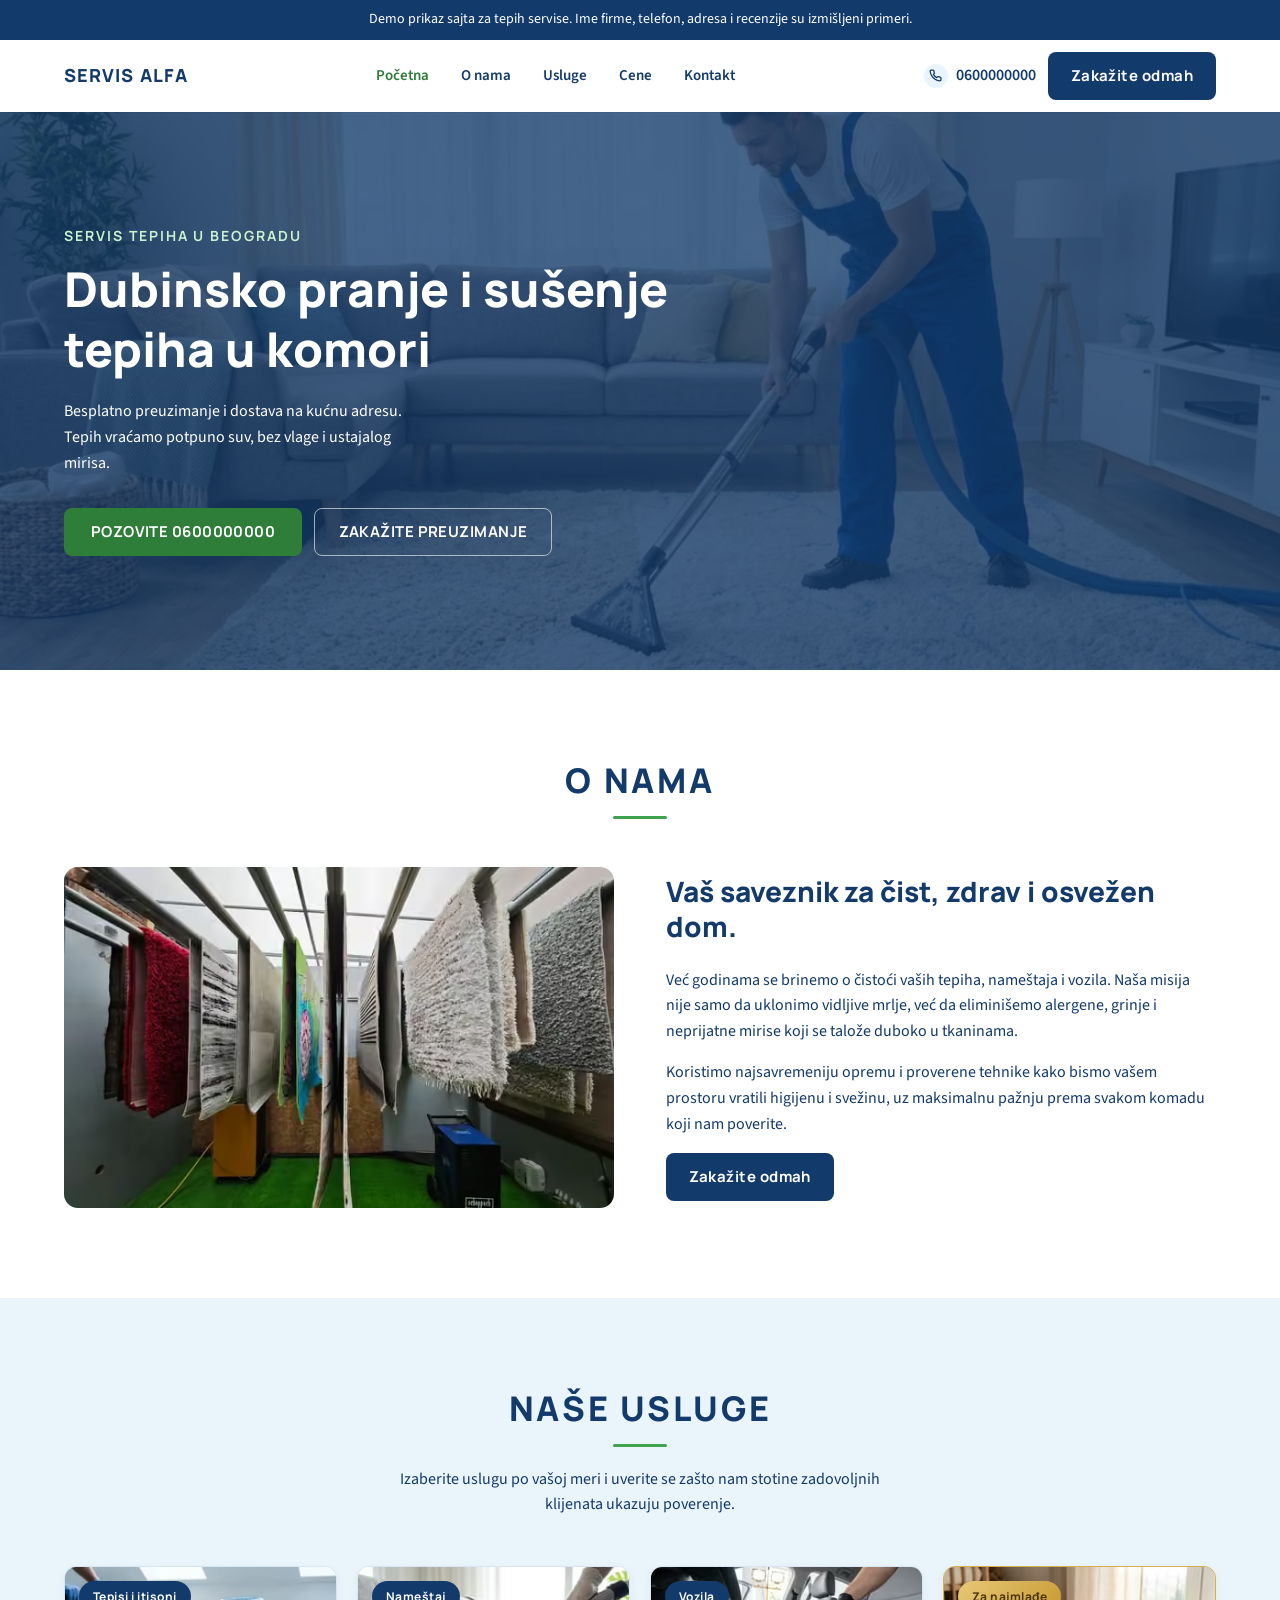
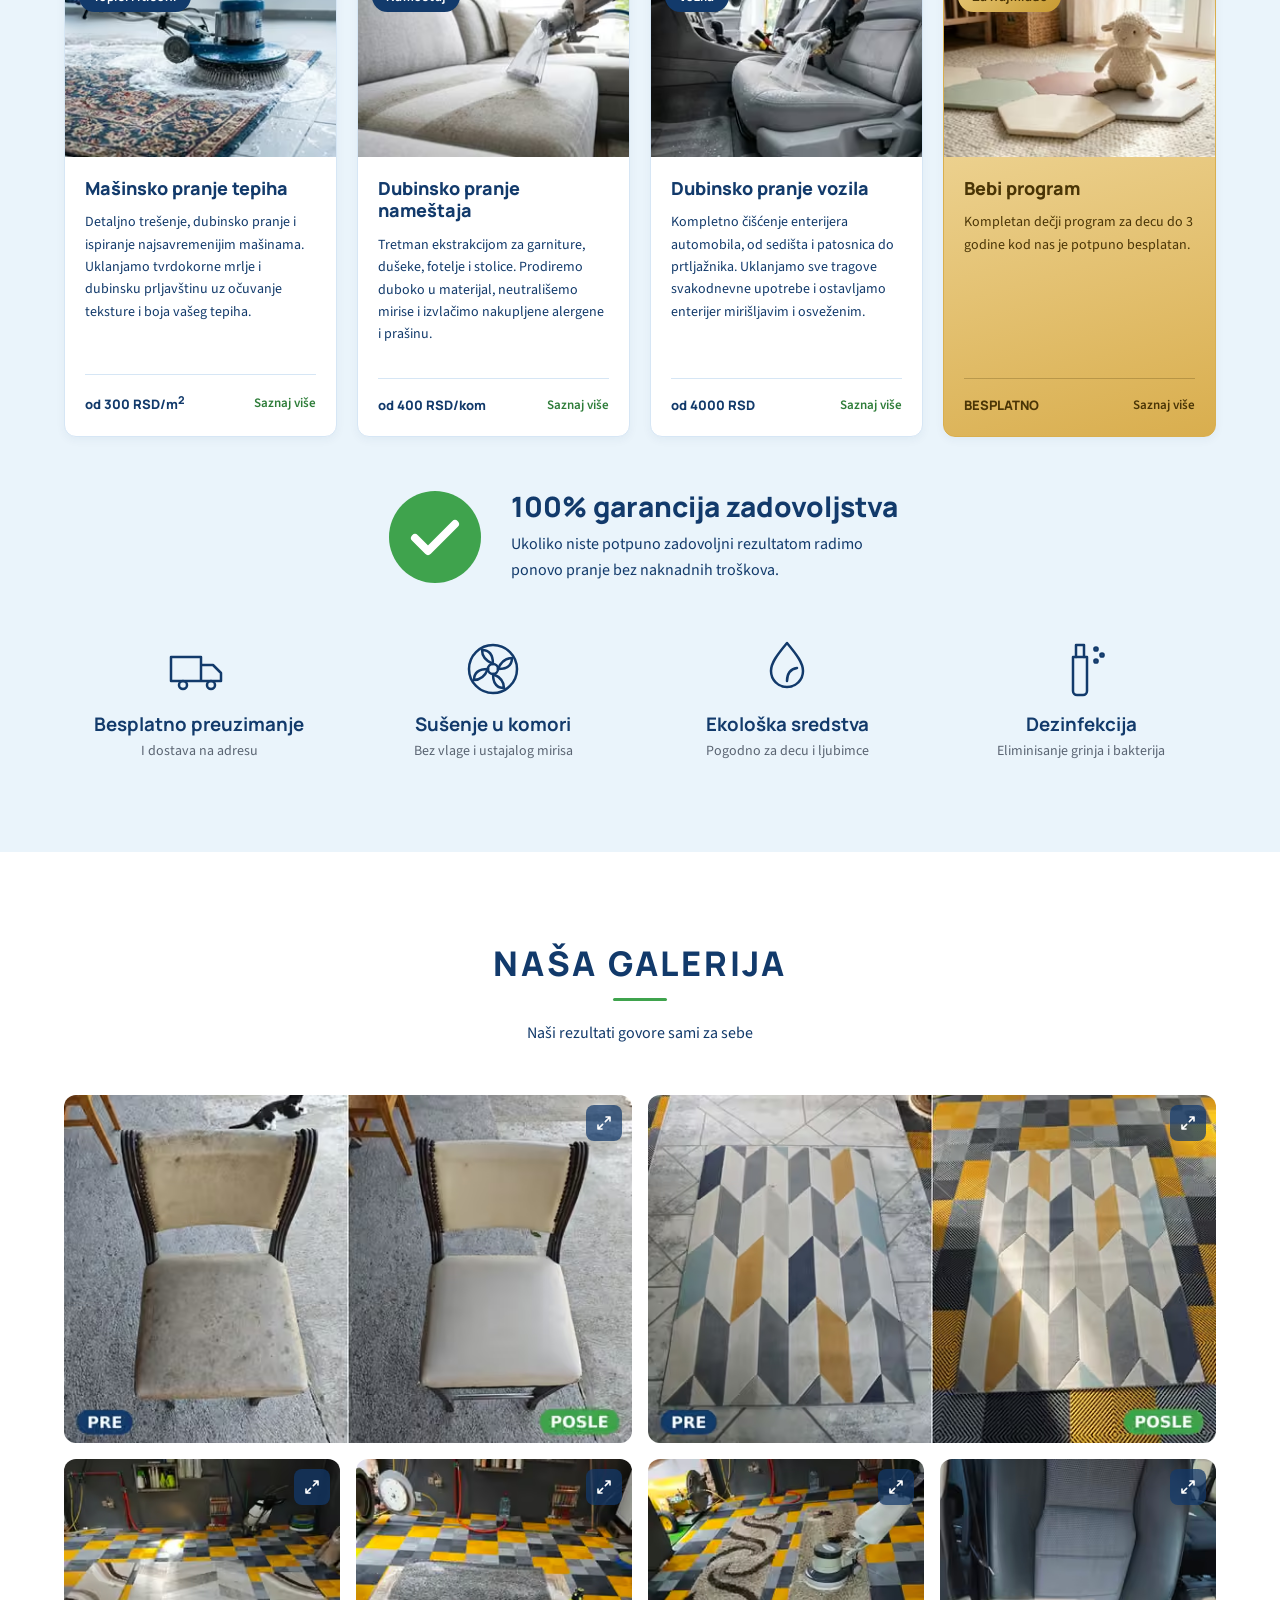
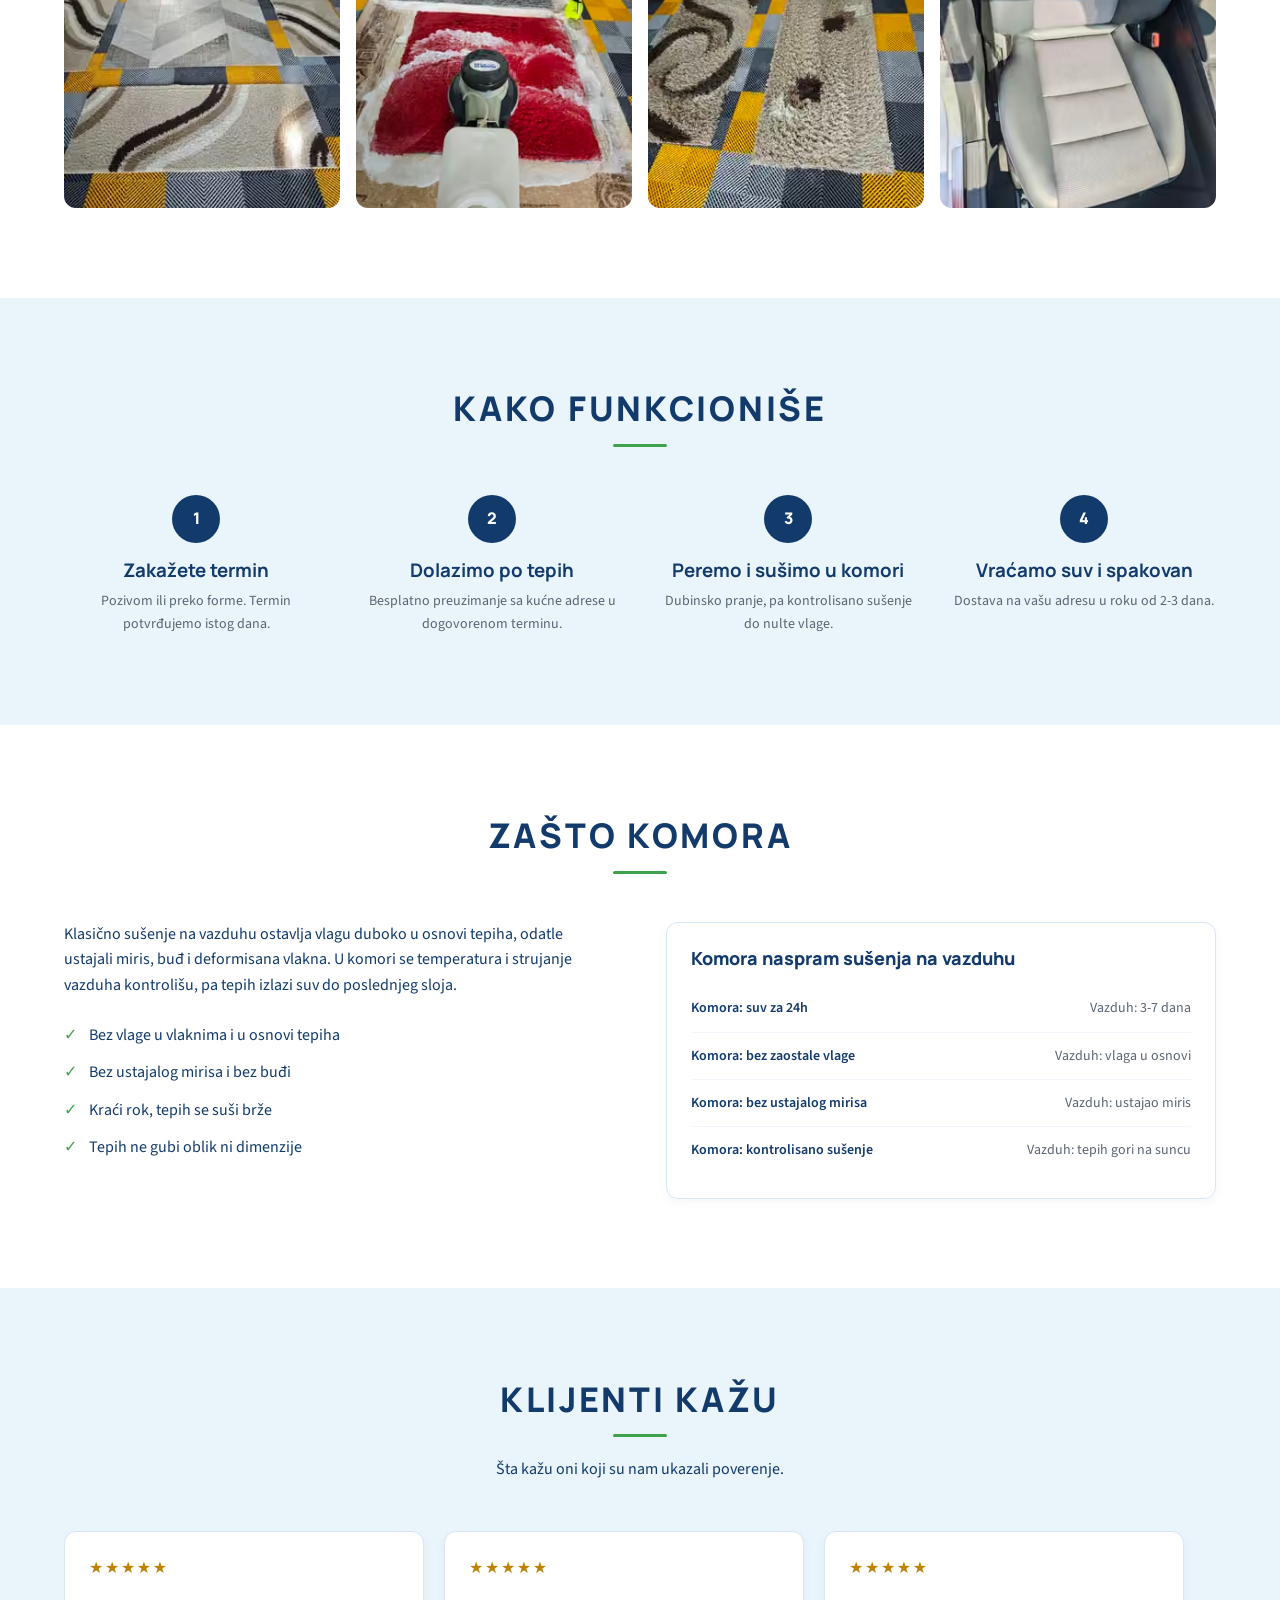
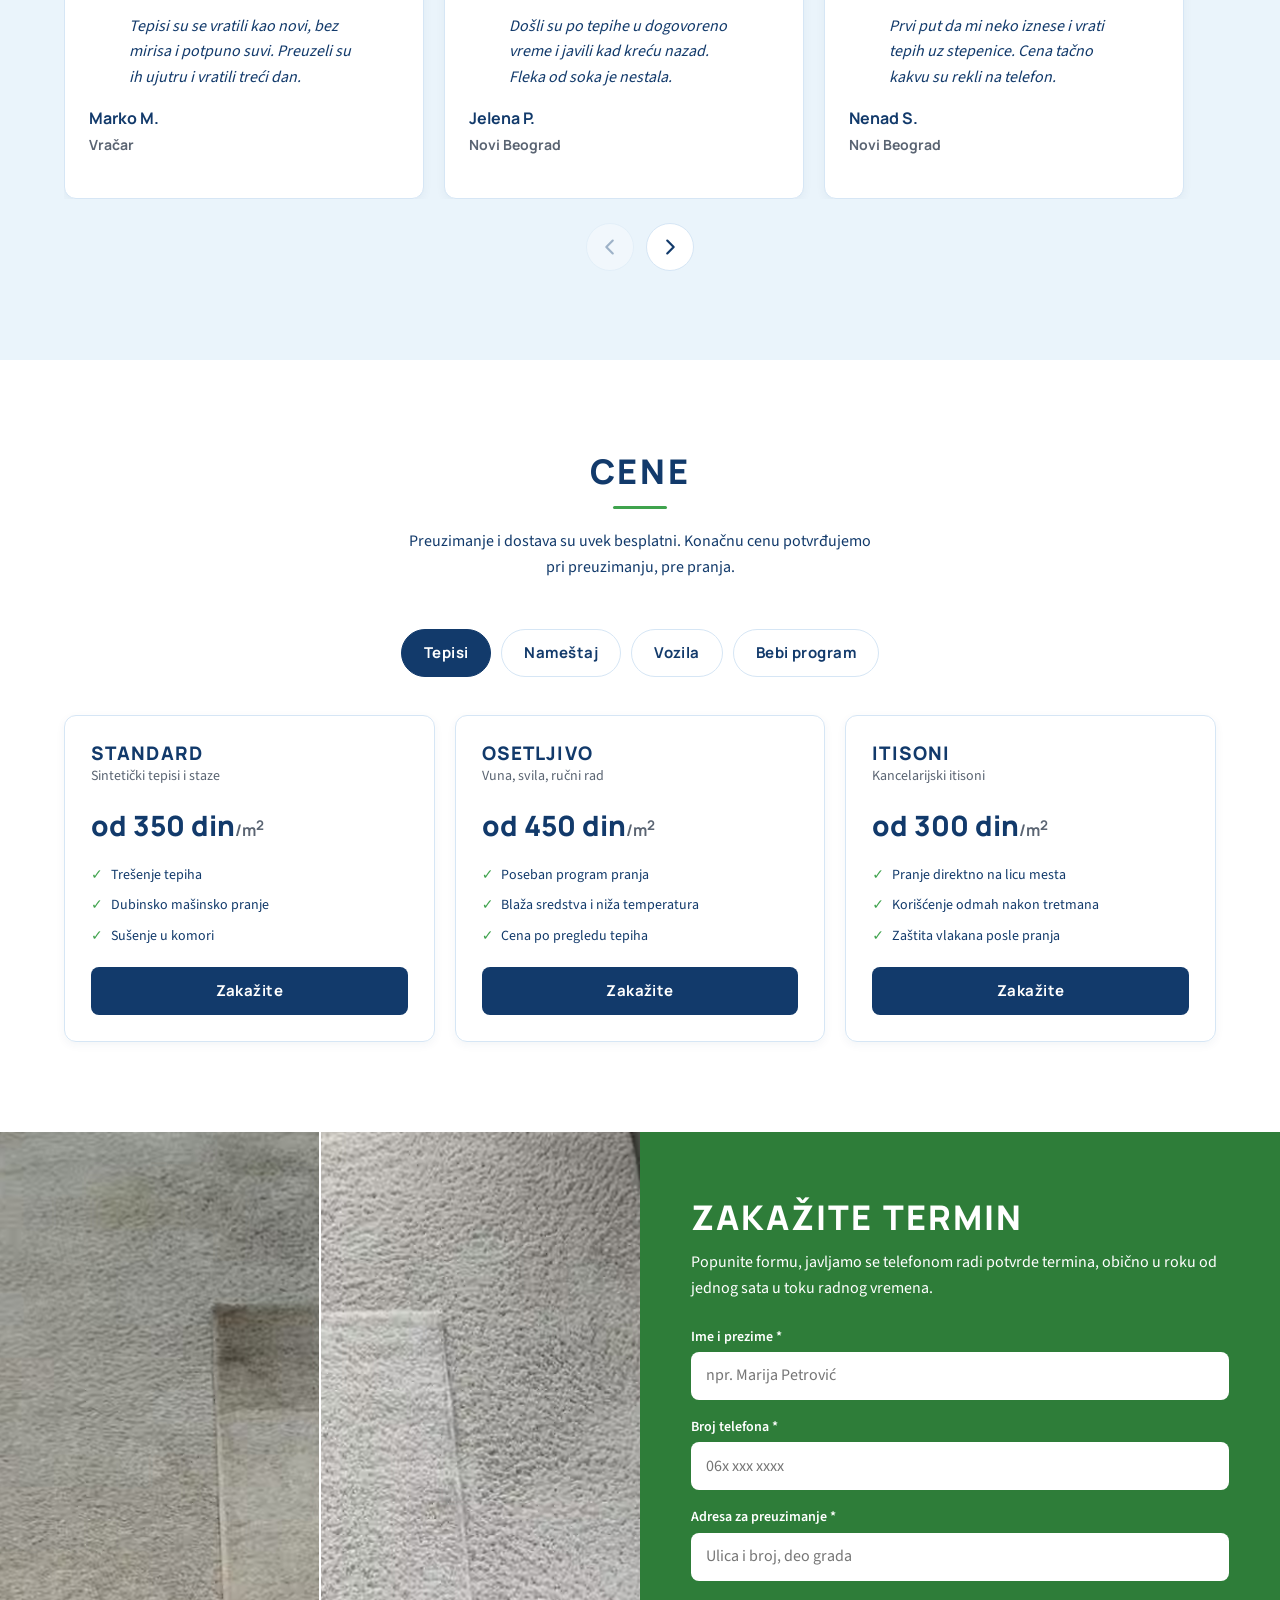
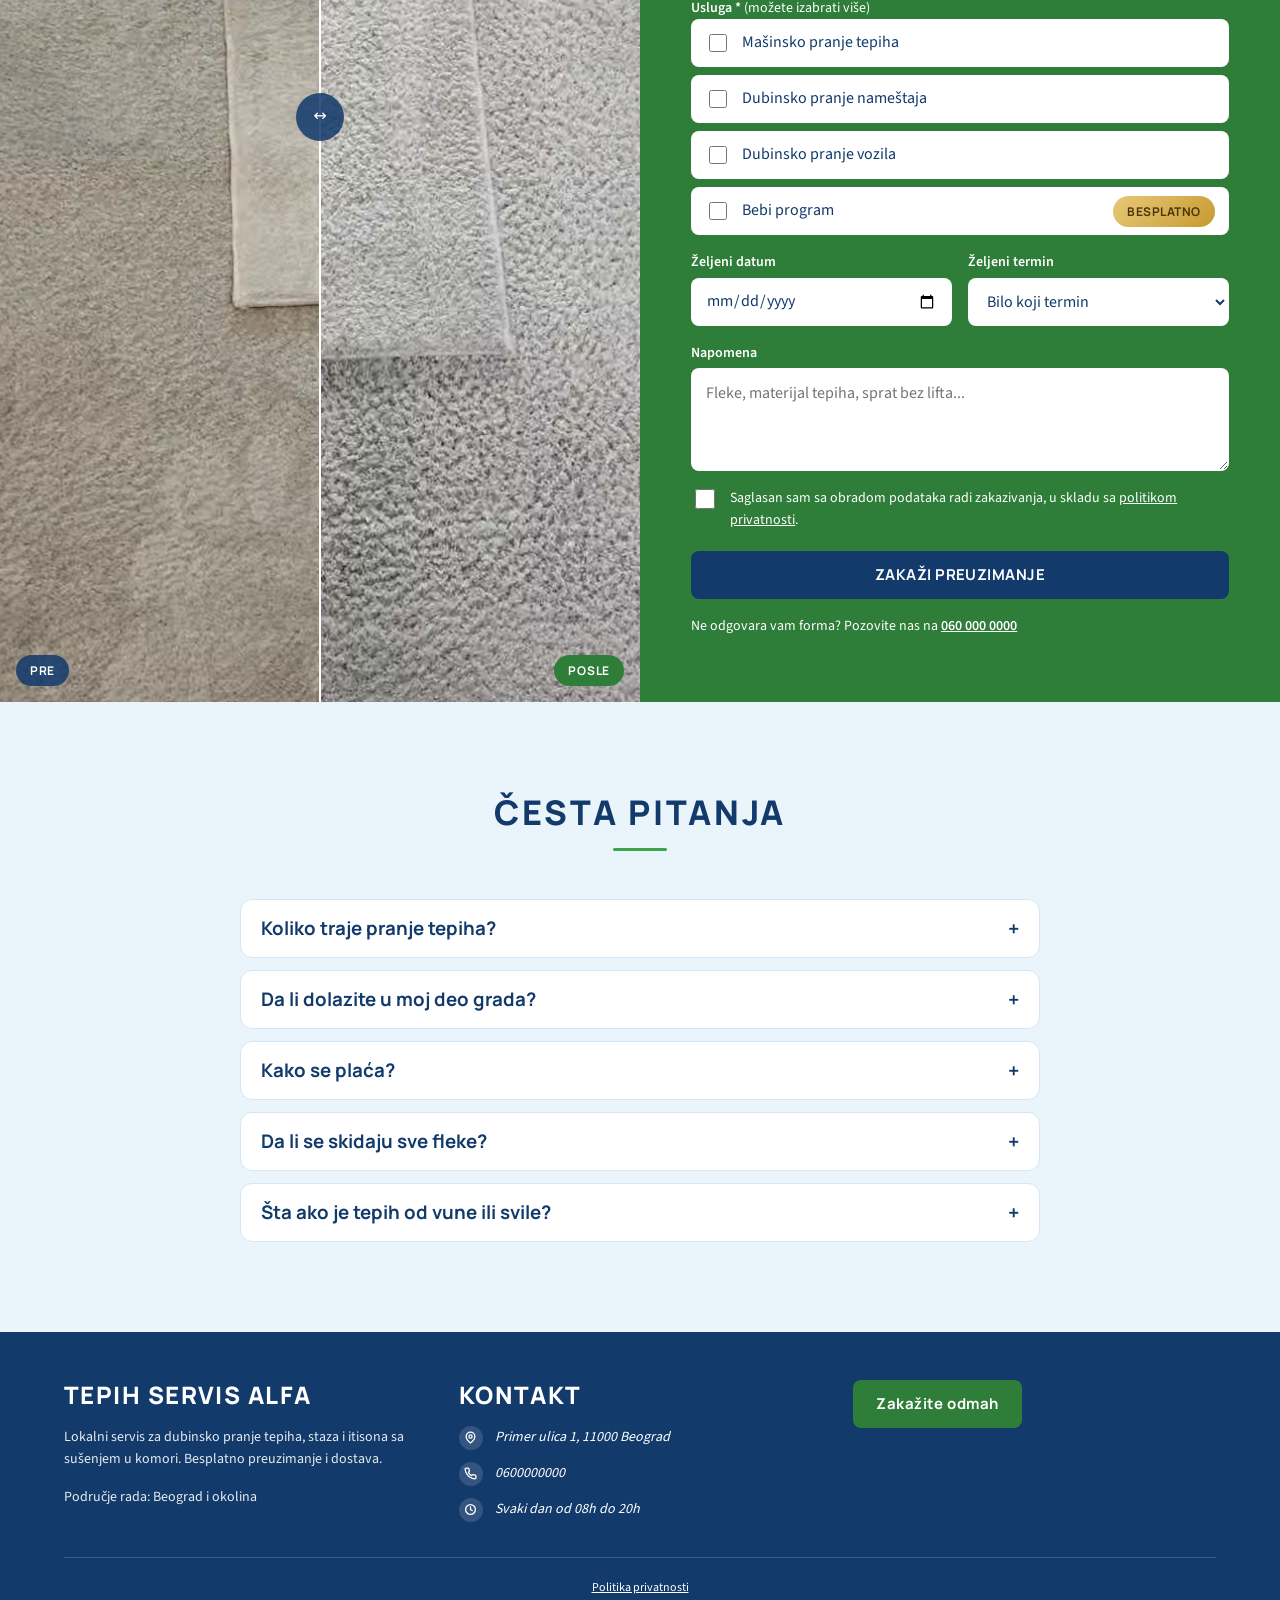
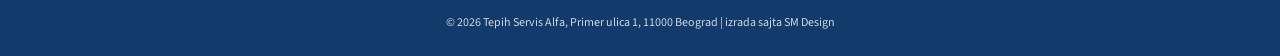
<file: index.html>
<!DOCTYPE html>
<html lang="sr">
<head>
<!-- 1. Osnova -->
<meta charset="utf-8">
<meta name="viewport" content="width=device-width, initial-scale=1">

<!-- 2. Identitet strane -->
<title>Pranje tepiha Beograd | Tepih Servis Alfa</title>
<meta name="description" content="Dubinsko pranje tepiha, staza i itisona u Beogradu. Sušenje u komori, tepih izlazi potpuno suv, bez vlage i mirisa. Besplatno preuzimanje i dostava. Pozovite 060 000 0000.">
<link rel="canonical" href="https://demo-tepih-servis.pages.dev/">
<meta name="robots" content="noindex, nofollow">

<!-- 3. Pretovar pre CSS-a -->
<link rel="preload" href="fontovi/manrope-800.woff2" as="font" type="font/woff2" crossorigin>
<link rel="preload" href="fontovi/source-sans-3-400.woff2" as="font" type="font/woff2" crossorigin>
<link rel="preload" href="slike/hero/hero-1024.avif" as="image" type="image/avif" fetchpriority="high" imagesrcset="slike/hero/hero-480.avif 480w, slike/hero/hero-768.avif 768w, slike/hero/hero-1024.avif 1024w" imagesizes="100vw">

<link rel="stylesheet" href="css/style.css?v=2026-09-14">

<!-- 5. Open Graph -->
<meta property="og:type" content="website">
<meta property="og:site_name" content="Tepih Servis Alfa">
<meta property="og:locale" content="sr_RS">
<meta property="og:title" content="Pranje tepiha Beograd | Tepih Servis Alfa">
<meta property="og:description" content="Dubinsko pranje i sušenje tepiha u komori. Besplatno preuzimanje i dostava na kućnu adresu.">
<meta property="og:url" content="https://demo-tepih-servis.pages.dev/">
<meta property="og:image" content="https://demo-tepih-servis.pages.dev/slike/og/og-podrazumevana.jpg">
<meta property="og:image:width" content="1200">
<meta property="og:image:height" content="630">
<meta property="og:image:alt" content="Tepih Servis Alfa, dubinsko pranje i sušenje tepiha u komori">

<!-- 6. Twitter -->
<meta name="twitter:card" content="summary_large_image">
<meta name="twitter:title" content="Pranje tepiha Beograd | Tepih Servis Alfa">
<meta name="twitter:description" content="Dubinsko pranje i sušenje tepiha u komori. Besplatno preuzimanje i dostava na kućnu adresu.">
<meta name="twitter:image" content="https://demo-tepih-servis.pages.dev/slike/og/og-podrazumevana.jpg">
<meta name="twitter:image:alt" content="Tepih Servis Alfa, dubinsko pranje i sušenje tepiha u komori">

<!-- 7. Ikone i tema -->
<link rel="icon" href="favicon.ico" sizes="16x16 32x32 48x48">
<link rel="icon" href="favicon.svg" type="image/svg+xml">
<link rel="apple-touch-icon" href="apple-touch-icon.png">
<link rel="manifest" href="site.webmanifest">
<meta name="theme-color" content="#123A6B">
<meta name="color-scheme" content="light">

<!-- 8. Schema, generisana iz sadrzaj/podaci.json -->
<script type="application/ld+json">
{
  "@context": "https://schema.org",
  "@graph": [
    {
      "@type": "WebSite",
      "@id": "https://demo-tepih-servis.pages.dev/#sajt",
      "url": "https://demo-tepih-servis.pages.dev/",
      "name": "Tepih Servis Alfa",
      "inLanguage": "sr-RS",
      "publisher": { "@id": "https://demo-tepih-servis.pages.dev/#firma" }
    },
    {
      "@type": "WebPage",
      "@id": "https://demo-tepih-servis.pages.dev/#strana",
      "url": "https://demo-tepih-servis.pages.dev/",
      "name": "Pranje tepiha Beograd | Tepih Servis Alfa",
      "isPartOf": { "@id": "https://demo-tepih-servis.pages.dev/#sajt" },
      "about": { "@id": "https://demo-tepih-servis.pages.dev/#firma" },
      "inLanguage": "sr-RS",
      "dateModified": "2026-09-10",
      "primaryImageOfPage": { "@id": "https://demo-tepih-servis.pages.dev/#og" }
    },
    {
      "@type": "HomeAndConstructionBusiness",
      "@id": "https://demo-tepih-servis.pages.dev/#firma",
      "name": "Tepih Servis Alfa",
      "url": "https://demo-tepih-servis.pages.dev/",
      "description": "Dubinsko mašinsko pranje tepiha, staza i itisona sa sušenjem u komori. Besplatno preuzimanje i dostava na području Beograda.",
      "image": {
        "@type": "ImageObject",
        "@id": "https://demo-tepih-servis.pages.dev/#og",
        "url": "https://demo-tepih-servis.pages.dev/slike/og/og-podrazumevana.jpg",
        "width": 1200,
        "height": 630
      },
      "logo": {
        "@type": "ImageObject",
        "url": "https://demo-tepih-servis.pages.dev/slike/logo/ikonica-512.png",
        "width": 512,
        "height": 512
      },
      "telephone": "+381600000000",
      "geo": { "@type": "GeoCoordinates", "latitude": 44.8125, "longitude": 20.4612 },
      "priceRange": "$$",
      "address": {
        "@type": "PostalAddress",
        "streetAddress": "Primer ulica 1",
        "addressLocality": "Beograd",
        "postalCode": "11500",
        "addressCountry": "RS"
      },
      "openingHoursSpecification": [{
        "@type": "OpeningHoursSpecification",
        "dayOfWeek": ["Monday","Tuesday","Wednesday","Thursday","Friday","Saturday","Sunday"],
        "opens": "08:00",
        "closes": "20:00"
      }],
      "areaServed": [
        { "@type": "City", "name": "Beograd" },
        { "@type": "Place", "name": "Novi Beograd" },
        { "@type": "Place", "name": "Zemun" },
        { "@type": "Place", "name": "Vračar" },
        { "@type": "Place", "name": "Voždovac" },
        { "@type": "Place", "name": "Zvezdara" },
        { "@type": "Place", "name": "Čukarica" },
        { "@type": "Place", "name": "Palilula" },
        { "@type": "Place", "name": "Rakovica" },
        { "@type": "Place", "name": "Savski venac" },
        { "@type": "Place", "name": "Stari grad" },
        { "@type": "Place", "name": "Surčin" },
        { "@type": "Place", "name": "Borča" },
        { "@type": "Place", "name": "Batajnica" }
      ],
      "hasOfferCatalog": {
        "@type": "OfferCatalog",
        "name": "Usluge",
        "itemListElement": [
          { "@type": "Offer", "itemOffered": { "@type": "Service", "name": "Mašinsko pranje tepiha", "provider": { "@id": "https://demo-tepih-servis.pages.dev/#firma" } }, "priceCurrency": "RSD", "price": "300", "unitText": "m2" },
          { "@type": "Offer", "itemOffered": { "@type": "Service", "name": "Dubinsko pranje nameštaja", "provider": { "@id": "https://demo-tepih-servis.pages.dev/#firma" } }, "priceCurrency": "RSD", "price": "400" },
          { "@type": "Offer", "itemOffered": { "@type": "Service", "name": "Dubinsko pranje vozila", "provider": { "@id": "https://demo-tepih-servis.pages.dev/#firma" } }, "priceCurrency": "RSD", "price": "4000" },
          { "@type": "Offer", "itemOffered": { "@type": "Service", "name": "Bebi program", "provider": { "@id": "https://demo-tepih-servis.pages.dev/#firma" } }, "priceCurrency": "RSD", "price": "0" }
        ]
      }
    },
    {
      "@type": "FAQPage",
      "@id": "https://demo-tepih-servis.pages.dev/#pitanja",
      "isPartOf": { "@id": "https://demo-tepih-servis.pages.dev/#strana" },
      "mainEntity": [
        { "@type": "Question", "name": "Koliko traje pranje tepiha?", "acceptedAnswer": { "@type": "Answer", "text": "Standardni rok je 2-3 dana od preuzimanja. U sezoni može biti dan duže, tačan rok potvrđujemo kada preuzmemo tepih." } },
        { "@type": "Question", "name": "Da li dolazite u moj deo grada?", "acceptedAnswer": { "@type": "Answer", "text": "Pokrivamo Beograd i okolinu: Novi Beograd, Zemun, Vračar, Voždovac, Zvezdara, Čukarica, Palilula, Rakovica, Savski venac, Stari grad, Surčin, Borča, Batajnica. Ako niste sigurni za vašu adresu, pozovite nas i odmah ćemo vam reći." } },
        { "@type": "Question", "name": "Kako se plaća?", "acceptedAnswer": { "@type": "Answer", "text": "Plaćate pri dostavi, gotovinom ili prenosom na račun. Bez avansa, preuzimanje i dostava se ne naplaćuju." } },
        { "@type": "Question", "name": "Da li se skidaju sve fleke?", "acceptedAnswer": { "@type": "Answer", "text": "Većina fleka (hrana, piće, blato, ljubimci) skida se u potpunosti. Stare fleke od boje, mastila ili hemikalija ne garantujemo, pre pranja vam iskreno kažemo šta je moguće." } },
        { "@type": "Question", "name": "Šta ako je tepih od vune ili svile?", "acceptedAnswer": { "@type": "Answer", "text": "Osetljiva vlakna peremo po posebnom programu, sa blažim sredstvima i kontrolisanim sušenjem u komori. Takve tepihe uvek pregledamo pre pranja i cenu potvrđujemo unapred." } }
      ]
    }
  ]
}
</script>
</head>
<body>

<a class="preskoci" href="#sadrzaj">Preskoči na sadržaj</a>

<!-- SEKCIJA: zaglavlje -->
<p class="demo-traka">Demo prikaz sajta za tepih servise. Ime firme, telefon, adresa i recenzije su izmišljeni primeri.</p>
<header class="zaglavlje">
  <div class="omotac zaglavlje__red">
    <a class="zaglavlje__logo" href="#pocetak" data-logo="tekst">
      <span class="zaglavlje__logo-tekst"><!-- p:firma.nazivKratko -->SERVIS ALFA<!-- /p --></span>
    </a>

    <nav class="zaglavlje__nav" aria-label="Glavna navigacija">
      <a class="zaglavlje__link" href="#pocetak">Početna</a>
      <a class="zaglavlje__link" href="#o-nama">O nama</a>
      <a class="zaglavlje__link" href="#usluge">Usluge</a>
      <a class="zaglavlje__link" href="#cenovnik">Cene</a>
      <a class="zaglavlje__link" href="#zakazi">Kontakt</a>
    </nav>

    <div class="zaglavlje__desno">
      <a class="zaglavlje__telefon" href="tel:+381600000000">
        <span class="zaglavlje__ikonica" aria-hidden="true">
          <svg viewBox="0 0 24 24" fill="none" stroke="#123A6B" stroke-width="2.4" stroke-linecap="round" stroke-linejoin="round"><path d="M22 16.9v3a2 2 0 0 1-2.2 2 19.8 19.8 0 0 1-8.6-3.1 19.5 19.5 0 0 1-6-6A19.8 19.8 0 0 1 2.1 4.2 2 2 0 0 1 4.1 2h3a2 2 0 0 1 2 1.7c.1 1 .4 1.9.7 2.8a2 2 0 0 1-.5 2.1L8.1 9.9a16 16 0 0 0 6 6l1.3-1.2a2 2 0 0 1 2.1-.5c.9.3 1.8.6 2.8.7a2 2 0 0 1 1.7 2z"/></svg>
        </span>
        <span><!-- p:firma.telefonPrikaz -->0600000000<!-- /p --></span>
      </a>
      <a class="dugme dugme--primarno zaglavlje__cta" href="#zakazi">Zakažite odmah</a>
      <button class="hamburger" type="button" aria-expanded="false" aria-controls="meni" aria-label="Otvori meni">
        <svg viewBox="0 0 24 24" fill="none" stroke="#123A6B" stroke-width="2.2" stroke-linecap="round" aria-hidden="true"><path d="M3 6h18M3 12h18M3 18h18"/></svg>
      </button>
    </div>
  </div>

  <div class="meni" id="meni" data-otvoren="ne">
    <a class="meni__link" href="#pocetak">Početna</a>
    <a class="meni__link" href="#o-nama">O nama</a>
    <a class="meni__link" href="#usluge">Usluge</a>
    <a class="meni__link" href="#cenovnik">Cene</a>
    <a class="meni__link" href="#zakazi">Kontakt</a>
    <a class="dugme dugme--primarno dugme--puna-sirina meni__dugme" href="#zakazi">Zakažite odmah</a>
  </div>
</header>
<!-- /SEKCIJA: zaglavlje -->

<main id="sadrzaj">

<!-- SEKCIJA: pocetak -->
<section class="hero" id="pocetak">
  <div class="hero__pozadina">
    <picture>
      <source type="image/avif" srcset="slike/hero/hero-480.avif 480w, slike/hero/hero-768.avif 768w, slike/hero/hero-1024.avif 1024w" sizes="100vw">
      <source type="image/webp" srcset="slike/hero/hero-480.webp 480w, slike/hero/hero-768.webp 768w, slike/hero/hero-1024.webp 1024w" sizes="100vw">
      <img src="slike/hero/hero-1024.webp" width="1024" height="576" alt="" fetchpriority="high" decoding="async">
    </picture>
  </div>
  <div class="hero__preklop"></div>
  <div class="omotac">
   <div class="hero__sadrzaj">
    <p class="hero__nadnaslov"><!-- p:hero.nadnaslov -->SERVIS TEPIHA U BEOGRADU<!-- /p --></p>
    <h1 class="hero__naslov"><!-- p:hero.naslov -->Dubinsko pranje i sušenje tepiha u komori<!-- /p --></h1>
    <p class="hero__tekst"><!-- p:hero.podnaslov -->Besplatno preuzimanje i dostava na kućnu adresu. Tepih vraćamo potpuno suv, bez vlage i ustajalog mirisa.<!-- /p --></p>
    <div class="hero__dugmad">
      <a class="dugme dugme--akcija" href="tel:+381600000000">POZOVITE <!-- p:firma.telefonPrikaz -->0600000000<!-- /p --></a>
      <a class="dugme dugme--obris" href="#zakazi">ZAKAŽITE PREUZIMANJE</a>
    </div>
   </div>
  </div>
</section>
<!-- /SEKCIJA: pocetak -->

<!-- SEKCIJA: o-nama -->
<section class="o-nama" id="o-nama" aria-labelledby="o-nama-naslov">
  <div class="omotac">
    <h2 class="sekcija__naslov" id="o-nama-naslov">O nama</h2>
    <div class="sekcija__crta"></div>

    <div class="o-nama__mreza">
      <div class="o-nama__slika">
          <picture>
            <source type="image/avif" srcset="slike/o-nama/ekipa-400.avif 400w, slike/o-nama/ekipa-600.avif 600w, slike/o-nama/ekipa-900.avif 900w, slike/o-nama/ekipa-1100.avif 1100w" sizes="(max-width: 700px) 92vw, 548px">
            <source type="image/webp" srcset="slike/o-nama/ekipa-400.webp 400w, slike/o-nama/ekipa-600.webp 600w, slike/o-nama/ekipa-900.webp 900w, slike/o-nama/ekipa-1100.webp 1100w" sizes="(max-width: 700px) 92vw, 548px">
            <img src="slike/o-nama/ekipa-1100.webp" width="548" height="340" alt="Tepisi okačeni u komori za sušenje" loading="lazy" decoding="async">
          </picture>
      </div>
      <div>
        <h3 class="o-nama__naslov"><!-- p:oNama.naslov -->Vaš saveznik za čist, zdrav i osvežen dom.<!-- /p --></h3>
        <p>Već godinama se brinemo o čistoći vaših tepiha, nameštaja i vozila. Naša misija nije samo da uklonimo vidljive mrlje, već da eliminišemo alergene, grinje i neprijatne mirise koji se talože duboko u tkaninama.</p>
        <p>Koristimo najsavremeniju opremu i proverene tehnike kako bismo vašem prostoru vratili higijenu i svežinu, uz maksimalnu pažnju prema svakom komadu koji nam poverite.</p>
        <a class="dugme dugme--primarno" href="#zakazi">Zakažite odmah</a>
      </div>
    </div>
  </div>
</section>
<!-- /SEKCIJA: o-nama -->

<!-- SEKCIJA: usluge -->
<section class="usluge" id="usluge" aria-labelledby="usluge-naslov">
  <div class="omotac">
    <h2 class="sekcija__naslov" id="usluge-naslov">Naše usluge</h2>
    <div class="sekcija__crta sekcija__crta--uz-podnaslov"></div>
    <p class="sekcija__podnaslov">Izaberite uslugu po vašoj meri i uverite se zašto nam stotine zadovoljnih klijenata ukazuju poverenje.</p>

    <ul class="usluge__lista">
      <li class="usluge__stavka">
        <div class="usluge__slika">
          <picture>
            <source type="image/avif" srcset="slike/usluge/masinsko-pranje-tepiha-276.avif 276w, slike/usluge/masinsko-pranje-tepiha-414.avif 414w, slike/usluge/masinsko-pranje-tepiha-552.avif 552w" sizes="(max-width: 640px) 100vw, 276px">
            <source type="image/webp" srcset="slike/usluge/masinsko-pranje-tepiha-276.webp 276w, slike/usluge/masinsko-pranje-tepiha-414.webp 414w, slike/usluge/masinsko-pranje-tepiha-552.webp 552w" sizes="(max-width: 640px) 100vw, 276px">
            <img src="slike/usluge/masinsko-pranje-tepiha-552.webp" width="552" height="368" alt="Mašinsko dubinsko pranje tepiha rotacionom mašinom" loading="lazy" decoding="async">
          </picture>
          <span class="oznaka usluge__oznaka">Tepisi i itisoni</span>
        </div>
        <div class="usluge__telo">
          <h3 class="usluge__naziv">Mašinsko pranje tepiha</h3>
          <p class="usluge__opis">Detaljno trešenje, dubinsko pranje i ispiranje najsavremenijim mašinama. Uklanjamo tvrdokorne mrlje i dubinsku prljavštinu uz očuvanje teksture i boja vašeg tepiha.</p>
          <div class="usluge__podnozje">
            <span class="usluge__cena">od 300 RSD/m<sup>2</sup></span>
            <a class="usluge__link" href="#cenovnik">Saznaj više</a>
          </div>
        </div>
      </li>

      <li class="usluge__stavka">
        <div class="usluge__slika">
          <picture>
            <source type="image/avif" srcset="slike/usluge/dubinsko-pranje-namestaja-276.avif 276w, slike/usluge/dubinsko-pranje-namestaja-414.avif 414w, slike/usluge/dubinsko-pranje-namestaja-552.avif 552w" sizes="(max-width: 640px) 100vw, 276px">
            <source type="image/webp" srcset="slike/usluge/dubinsko-pranje-namestaja-276.webp 276w, slike/usluge/dubinsko-pranje-namestaja-414.webp 414w, slike/usluge/dubinsko-pranje-namestaja-552.webp 552w" sizes="(max-width: 640px) 100vw, 276px">
            <img src="slike/usluge/dubinsko-pranje-namestaja-552.webp" width="552" height="368" alt="Dubinsko pranje garniture ekstrakcijom" loading="lazy" decoding="async">
          </picture>
          <span class="oznaka usluge__oznaka">Nameštaj</span>
        </div>
        <div class="usluge__telo">
          <h3 class="usluge__naziv">Dubinsko pranje nameštaja</h3>
          <p class="usluge__opis">Tretman ekstrakcijom za garniture, dušeke, fotelje i stolice. Prodiremo duboko u materijal, neutrališemo mirise i izvlačimo nakupljene alergene i prašinu.</p>
          <div class="usluge__podnozje">
            <span class="usluge__cena">od 400 RSD/kom</span>
            <a class="usluge__link" href="#cenovnik">Saznaj više</a>
          </div>
        </div>
      </li>

      <li class="usluge__stavka">
        <div class="usluge__slika">
          <picture>
            <source type="image/avif" srcset="slike/usluge/dubinsko-pranje-vozila-276.avif 276w, slike/usluge/dubinsko-pranje-vozila-414.avif 414w, slike/usluge/dubinsko-pranje-vozila-552.avif 552w" sizes="(max-width: 640px) 100vw, 276px">
            <source type="image/webp" srcset="slike/usluge/dubinsko-pranje-vozila-276.webp 276w, slike/usluge/dubinsko-pranje-vozila-414.webp 414w, slike/usluge/dubinsko-pranje-vozila-552.webp 552w" sizes="(max-width: 640px) 100vw, 276px">
            <img src="slike/usluge/dubinsko-pranje-vozila-552.webp" width="552" height="368" alt="Dubinsko pranje enterijera automobila" loading="lazy" decoding="async">
          </picture>
          <span class="oznaka usluge__oznaka">Vozila</span>
        </div>
        <div class="usluge__telo">
          <h3 class="usluge__naziv">Dubinsko pranje vozila</h3>
          <p class="usluge__opis">Kompletno čišćenje enterijera automobila, od sedišta i patosnica do prtljažnika. Uklanjamo sve tragove svakodnevne upotrebe i ostavljamo enterijer mirišljavim i osveženim.</p>
          <div class="usluge__podnozje">
            <span class="usluge__cena">od 4000 RSD</span>
            <a class="usluge__link" href="#cenovnik">Saznaj više</a>
          </div>
        </div>
      </li>

      <li class="usluge__stavka usluge__stavka--istaknuta">
        <div class="usluge__slika">
          <picture>
            <source type="image/avif" srcset="slike/usluge/bebi-program-276.avif 276w, slike/usluge/bebi-program-414.avif 414w, slike/usluge/bebi-program-552.avif 552w" sizes="(max-width: 640px) 100vw, 276px">
            <source type="image/webp" srcset="slike/usluge/bebi-program-276.webp 276w, slike/usluge/bebi-program-414.webp 414w, slike/usluge/bebi-program-552.webp 552w" sizes="(max-width: 640px) 100vw, 276px">
            <img src="slike/usluge/bebi-program-552.webp" width="552" height="368" alt="Očišćena dečja prostirka i igračke" loading="lazy" decoding="async">
          </picture>
          <span class="oznaka oznaka--zlatna usluge__oznaka">Za najmlađe</span>
        </div>
        <div class="usluge__telo">
          <h3 class="usluge__naziv">Bebi program</h3>
          <p class="usluge__opis">Kompletan dečji program za decu do 3 godine kod nas je potpuno besplatan.</p>
          <div class="usluge__podnozje">
            <span class="usluge__cena">BESPLATNO</span>
            <a class="usluge__link" href="#cenovnik">Saznaj više</a>
          </div>
        </div>
      </li>
    </ul>

    <div class="garancija">
      <div class="garancija__ikonica">
        <!-- SLIKA: ikonica garancije, ceka original -->
        <svg viewBox="0 0 104 104" role="img" aria-label="Znak garancije">
          <circle cx="52" cy="52" r="46" fill="#3FA34D"/>
          <path d="M32 53l13 13 27-27" fill="none" stroke="#fff" stroke-width="8" stroke-linecap="round" stroke-linejoin="round"/>
        </svg>
      </div>
      <div>
        <h3 class="garancija__naslov">100% garancija zadovoljstva</h3>
        <p class="garancija__tekst">Ukoliko niste potpuno zadovoljni rezultatom radimo ponovo pranje bez naknadnih troškova.</p>
      </div>
    </div>

    <ul class="prednosti">
      <li>
        <div class="prednosti__ikonica">
          <svg viewBox="0 0 64 64" fill="none" stroke="#123A6B" stroke-width="2.5" stroke-linecap="round" stroke-linejoin="round" aria-hidden="true">
            <path d="M4 20h30v24H4zM34 28h12l8 8v8H34z"/><circle cx="16" cy="48" r="4"/><circle cx="44" cy="48" r="4"/>
          </svg>
        </div>
        <h3 class="prednosti__naziv">Besplatno preuzimanje</h3>
        <p class="prednosti__opis">I dostava na adresu</p>
      </li>
      <li>
        <div class="prednosti__ikonica">
          <svg viewBox="0 0 64 64" fill="none" stroke="#123A6B" stroke-width="2.5" stroke-linecap="round" stroke-linejoin="round" aria-hidden="true">
            <circle cx="32" cy="32" r="24"/><circle cx="32" cy="32" r="5"/>
            <path d="M32 27c0-9-4-14-11-14 0 7 4 11 11 14zM37 32c9 0 14-4 14-11-7 0-11 4-14 11zM32 37c0 9 4 14 11 14 0-7-4-11-11-14zM27 32c-9 0-14 4-14 11 7 0 11-4 14-11z"/>
          </svg>
        </div>
        <h3 class="prednosti__naziv">Sušenje u komori</h3>
        <p class="prednosti__opis">Bez vlage i ustajalog mirisa</p>
      </li>
      <li>
        <div class="prednosti__ikonica">
          <svg viewBox="0 0 64 64" fill="none" stroke="#123A6B" stroke-width="2.5" stroke-linecap="round" stroke-linejoin="round" aria-hidden="true">
            <path d="M32 6c10 12 16 20 16 28a16 16 0 0 1-32 0c0-8 6-16 16-28z"/>
            <path d="M32 44c0-8 4-12 10-13"/>
          </svg>
        </div>
        <h3 class="prednosti__naziv">Ekološka sredstva</h3>
        <p class="prednosti__opis">Pogodno za decu i ljubimce</p>
      </li>
      <li>
        <div class="prednosti__ikonica">
          <svg viewBox="0 0 64 64" fill="none" stroke="#123A6B" stroke-width="2.5" stroke-linecap="round" stroke-linejoin="round" aria-hidden="true">
            <path d="M24 20h14v34a4 4 0 0 1-4 4h-6a4 4 0 0 1-4-4z"/><path d="M27 20V8h8v12"/>
            <circle cx="47" cy="12" r="1.6"/><circle cx="53" cy="18" r="1.6"/><circle cx="47" cy="24" r="1.6"/>
          </svg>
        </div>
        <h3 class="prednosti__naziv">Dezinfekcija</h3>
        <p class="prednosti__opis">Eliminisanje grinja i bakterija</p>
      </li>
    </ul>
  </div>
</section>
<!-- /SEKCIJA: usluge -->

<!-- SEKCIJA: galerija -->
<section class="galerija" id="galerija" aria-labelledby="galerija-naslov">
  <div class="omotac">
    <h2 class="sekcija__naslov" id="galerija-naslov">Naša galerija</h2>
    <div class="sekcija__crta sekcija__crta--uz-podnaslov"></div>
    <p class="sekcija__podnaslov">Naši rezultati govore sami za sebe</p>

    <ul class="galerija__mreza">
      <li class="galerija__stavka galerija__stavka--par">
          <picture>
            <source type="image/avif" srcset="slike/galerija/par-stolica-400.avif 400w, slike/galerija/par-stolica-600.avif 600w, slike/galerija/par-stolica-900.avif 900w, slike/galerija/par-stolica-1200.avif 1200w" sizes="(max-width: 640px) 368px, (max-width: 1240px) 48vw, 568px">
            <source type="image/webp" srcset="slike/galerija/par-stolica-400.webp 400w, slike/galerija/par-stolica-600.webp 600w, slike/galerija/par-stolica-900.webp 900w, slike/galerija/par-stolica-1200.webp 1200w" sizes="(max-width: 640px) 368px, (max-width: 1240px) 48vw, 568px">
            <img src="slike/galerija/par-stolica-1200.webp" width="568" height="356" alt="Trpezarijska stolica pre i posle dubinskog pranja tapacirunga" loading="lazy" decoding="async">
          </picture>
          <button class="galerija__zumiraj" type="button" aria-label="Prikaži sliku 1 preko celog ekrana">
            <svg viewBox="0 0 24 24" fill="none" stroke="currentColor" stroke-width="2.4" stroke-linecap="round" stroke-linejoin="round" aria-hidden="true"><path d="M15 3h6v6M9 21H3v-6M21 3l-7 7M3 21l7-7"/></svg>
          </button>
      </li>
      <li class="galerija__stavka galerija__stavka--par">
          <picture>
            <source type="image/avif" srcset="slike/galerija/par-tepih-400.avif 400w, slike/galerija/par-tepih-600.avif 600w, slike/galerija/par-tepih-900.avif 900w, slike/galerija/par-tepih-1200.avif 1200w" sizes="(max-width: 640px) 368px, (max-width: 1240px) 48vw, 568px">
            <source type="image/webp" srcset="slike/galerija/par-tepih-400.webp 400w, slike/galerija/par-tepih-600.webp 600w, slike/galerija/par-tepih-900.webp 900w, slike/galerija/par-tepih-1200.webp 1200w" sizes="(max-width: 640px) 368px, (max-width: 1240px) 48vw, 568px">
            <img src="slike/galerija/par-tepih-1200.webp" width="568" height="356" alt="Šareni tepih pre i posle dubinskog pranja" loading="lazy" decoding="async">
          </picture>
          <button class="galerija__zumiraj" type="button" aria-label="Prikaži sliku 2 preko celog ekrana">
            <svg viewBox="0 0 24 24" fill="none" stroke="currentColor" stroke-width="2.4" stroke-linecap="round" stroke-linejoin="round" aria-hidden="true"><path d="M15 3h6v6M9 21H3v-6M21 3l-7 7M3 21l7-7"/></svg>
          </button>
      </li>
      <li class="galerija__stavka">
          <picture>
            <source type="image/avif" srcset="slike/galerija/komora-300.avif 300w, slike/galerija/komora-450.avif 450w, slike/galerija/komora-600.avif 600w" sizes="(max-width: 640px) 179px, (max-width: 1240px) 24vw, 276px">
            <source type="image/webp" srcset="slike/galerija/komora-300.webp 300w, slike/galerija/komora-450.webp 450w, slike/galerija/komora-600.webp 600w" sizes="(max-width: 640px) 179px, (max-width: 1240px) 24vw, 276px">
            <img src="slike/galerija/komora-600.webp" width="276" height="356" alt="Oprani tepisi u pogonu servisa" loading="lazy" decoding="async">
          </picture>
          <button class="galerija__zumiraj" type="button" aria-label="Prikaži sliku 3 preko celog ekrana">
            <svg viewBox="0 0 24 24" fill="none" stroke="currentColor" stroke-width="2.4" stroke-linecap="round" stroke-linejoin="round" aria-hidden="true"><path d="M15 3h6v6M9 21H3v-6M21 3l-7 7M3 21l7-7"/></svg>
          </button>
      </li>
      <li class="galerija__stavka">
          <picture>
            <source type="image/avif" srcset="slike/galerija/pranje-tepiha-300.avif 300w, slike/galerija/pranje-tepiha-450.avif 450w, slike/galerija/pranje-tepiha-600.avif 600w" sizes="(max-width: 640px) 179px, (max-width: 1240px) 24vw, 276px">
            <source type="image/webp" srcset="slike/galerija/pranje-tepiha-300.webp 300w, slike/galerija/pranje-tepiha-450.webp 450w, slike/galerija/pranje-tepiha-600.webp 600w" sizes="(max-width: 640px) 179px, (max-width: 1240px) 24vw, 276px">
            <img src="slike/galerija/pranje-tepiha-600.webp" width="276" height="356" alt="Mašinsko pranje crvenog tepiha sa penom" loading="lazy" decoding="async">
          </picture>
          <button class="galerija__zumiraj" type="button" aria-label="Prikaži sliku 4 preko celog ekrana">
            <svg viewBox="0 0 24 24" fill="none" stroke="currentColor" stroke-width="2.4" stroke-linecap="round" stroke-linejoin="round" aria-hidden="true"><path d="M15 3h6v6M9 21H3v-6M21 3l-7 7M3 21l7-7"/></svg>
          </button>
      </li>
      <li class="galerija__stavka">
          <picture>
            <source type="image/avif" srcset="slike/galerija/pranje-staze-300.avif 300w, slike/galerija/pranje-staze-450.avif 450w, slike/galerija/pranje-staze-600.avif 600w" sizes="(max-width: 640px) 179px, (max-width: 1240px) 24vw, 276px">
            <source type="image/webp" srcset="slike/galerija/pranje-staze-300.webp 300w, slike/galerija/pranje-staze-450.webp 450w, slike/galerija/pranje-staze-600.webp 600w" sizes="(max-width: 640px) 179px, (max-width: 1240px) 24vw, 276px">
            <img src="slike/galerija/pranje-staze-600.webp" width="276" height="356" alt="Pranje staze mašinom u pogonu" loading="lazy" decoding="async">
          </picture>
          <button class="galerija__zumiraj" type="button" aria-label="Prikaži sliku 5 preko celog ekrana">
            <svg viewBox="0 0 24 24" fill="none" stroke="currentColor" stroke-width="2.4" stroke-linecap="round" stroke-linejoin="round" aria-hidden="true"><path d="M15 3h6v6M9 21H3v-6M21 3l-7 7M3 21l7-7"/></svg>
          </button>
      </li>
      <li class="galerija__stavka">
          <picture>
            <source type="image/avif" srcset="slike/galerija/auto-sediste-300.avif 300w, slike/galerija/auto-sediste-450.avif 450w, slike/galerija/auto-sediste-600.avif 600w" sizes="(max-width: 640px) 179px, (max-width: 1240px) 24vw, 276px">
            <source type="image/webp" srcset="slike/galerija/auto-sediste-300.webp 300w, slike/galerija/auto-sediste-450.webp 450w, slike/galerija/auto-sediste-600.webp 600w" sizes="(max-width: 640px) 179px, (max-width: 1240px) 24vw, 276px">
            <img src="slike/galerija/auto-sediste-600.webp" width="276" height="356" alt="Auto sedište, leva polovina oprana a desna još nije" loading="lazy" decoding="async">
          </picture>
          <button class="galerija__zumiraj" type="button" aria-label="Prikaži sliku 6 preko celog ekrana">
            <svg viewBox="0 0 24 24" fill="none" stroke="currentColor" stroke-width="2.4" stroke-linecap="round" stroke-linejoin="round" aria-hidden="true"><path d="M15 3h6v6M9 21H3v-6M21 3l-7 7M3 21l7-7"/></svg>
          </button>
      </li>
    </ul>
  </div>
</section>
<!-- /SEKCIJA: galerija -->

<!-- SEKCIJA: kako -->
<section class="kako" id="kako" aria-labelledby="kako-naslov">
  <div class="omotac">
    <h2 class="sekcija__naslov" id="kako-naslov">Kako funkcioniše</h2>
    <div class="sekcija__crta"></div>

    <ol class="kako__lista">
      <li>
        <div class="kako__broj" aria-hidden="true">1</div>
        <h3 class="kako__naziv">Zakažete termin</h3>
        <p class="kako__opis">Pozivom ili preko forme. Termin potvrđujemo istog dana.</p>
      </li>
      <li>
        <div class="kako__broj" aria-hidden="true">2</div>
        <h3 class="kako__naziv">Dolazimo po tepih</h3>
        <p class="kako__opis">Besplatno preuzimanje sa kućne adrese u dogovorenom terminu.</p>
      </li>
      <li>
        <div class="kako__broj" aria-hidden="true">3</div>
        <h3 class="kako__naziv">Peremo i sušimo u komori</h3>
        <p class="kako__opis">Dubinsko pranje, pa kontrolisano sušenje do nulte vlage.</p>
      </li>
      <li>
        <div class="kako__broj" aria-hidden="true">4</div>
        <h3 class="kako__naziv">Vraćamo suv i spakovan</h3>
        <p class="kako__opis">Dostava na vašu adresu u roku od 2-3 dana.</p>
      </li>
    </ol>
  </div>
</section>
<!-- /SEKCIJA: kako -->

<!-- SEKCIJA: komora -->
<section class="komora" id="komora" aria-labelledby="komora-naslov">
  <div class="omotac">
    <h2 class="sekcija__naslov" id="komora-naslov">Zašto komora</h2>
    <div class="sekcija__crta"></div>

    <div class="komora__mreza">
      <div>
        <p>Klasično sušenje na vazduhu ostavlja vlagu duboko u osnovi tepiha, odatle ustajali miris, buđ i deformisana vlakna. U komori se temperatura i strujanje vazduha kontrolišu, pa tepih izlazi suv do poslednjeg sloja.</p>
        <ul class="komora__spisak">
          <li class="komora__stavka"><span class="komora__kvacica" aria-hidden="true">&#10003;</span><span>Bez vlage u vlaknima i u osnovi tepiha</span></li>
          <li class="komora__stavka"><span class="komora__kvacica" aria-hidden="true">&#10003;</span><span>Bez ustajalog mirisa i bez buđi</span></li>
          <li class="komora__stavka"><span class="komora__kvacica" aria-hidden="true">&#10003;</span><span>Kraći rok, tepih se suši brže</span></li>
          <li class="komora__stavka"><span class="komora__kvacica" aria-hidden="true">&#10003;</span><span>Tepih ne gubi oblik ni dimenzije</span></li>
        </ul>
      </div>

      <div class="komora__tabela">
        <h3 class="komora__naslov-tabele">Komora naspram sušenja na vazduhu</h3>
        <div class="komora__red"><span class="komora__da">Komora: suv za 24h</span><span class="komora__ne">Vazduh: 3-7 dana</span></div>
        <div class="komora__red"><span class="komora__da">Komora: bez zaostale vlage</span><span class="komora__ne">Vazduh: vlaga u osnovi</span></div>
        <div class="komora__red"><span class="komora__da">Komora: bez ustajalog mirisa</span><span class="komora__ne">Vazduh: ustajao miris</span></div>
        <div class="komora__red"><span class="komora__da">Komora: kontrolisano sušenje</span><span class="komora__ne">Vazduh: tepih gori na suncu</span></div>
      </div>
    </div>
  </div>
</section>
<!-- /SEKCIJA: komora -->

<!-- SEKCIJA: utisci -->
<section class="utisci" id="utisci" aria-labelledby="utisci-naslov">
  <div class="omotac">
    <h2 class="sekcija__naslov" id="utisci-naslov">Klijenti kažu</h2>
    <div class="sekcija__crta sekcija__crta--uz-podnaslov"></div>
    <p class="sekcija__podnaslov">Šta kažu oni koji su nam ukazali poverenje.</p>

    <div class="utisci__karusel">
      <!-- tabindex da traka moze da se pomera strelicama na tastaturi.
           Bez role: lista mora da ostane lista da bi <li> imali roditelja. -->
      <ul class="utisci__lista" id="utisci-traka" tabindex="0" aria-label="Recenzije klijenata, pomerajte levo i desno">
      <li class="utisci__stavka">
        <p class="utisci__zvezde" aria-label="Ocena 5 od 5">&#9733;&#9733;&#9733;&#9733;&#9733;</p>
        <blockquote class="utisci__tekst">Tepisi su se vratili kao novi, bez mirisa i potpuno suvi. Preuzeli su ih ujutru i vratili treći dan.</blockquote>
        <p class="utisci__ime">Marko M.<br><span class="utisci__mesto">Vračar</span></p>
      </li>
      <li class="utisci__stavka">
        <p class="utisci__zvezde" aria-label="Ocena 5 od 5">&#9733;&#9733;&#9733;&#9733;&#9733;</p>
        <blockquote class="utisci__tekst">Došli su po tepihe u dogovoreno vreme i javili kad kreću nazad. Fleka od soka je nestala.</blockquote>
        <p class="utisci__ime">Jelena P.<br><span class="utisci__mesto">Novi Beograd</span></p>
      </li>
      <li class="utisci__stavka">
        <p class="utisci__zvezde" aria-label="Ocena 5 od 5">&#9733;&#9733;&#9733;&#9733;&#9733;</p>
        <blockquote class="utisci__tekst">Prvi put da mi neko iznese i vrati tepih uz stepenice. Cena tačno kakvu su rekli na telefon.</blockquote>
        <p class="utisci__ime">Nenad S.<br><span class="utisci__mesto">Novi Beograd</span></p>
      </li>
      </ul>

      <!-- Strelice se pokazuju tek kad ima šta da se pomera. JS ih otkriva,
           bez JS-a traka i dalje radi prevlačenjem i tastaturom. -->
      <div class="utisci__strelice" id="utisci-strelice" hidden>
        <button class="utisci__strelica" type="button" id="utisci-nazad" aria-controls="utisci-traka" aria-label="Prethodne recenzije">
          <svg viewBox="0 0 24 24" width="22" height="22" fill="none" stroke="currentColor" stroke-width="2.4" stroke-linecap="round" stroke-linejoin="round" aria-hidden="true" focusable="false"><path d="M15 5 8 12l7 7"/></svg>
        </button>
        <button class="utisci__strelica" type="button" id="utisci-napred" aria-controls="utisci-traka" aria-label="Sledeće recenzije">
          <svg viewBox="0 0 24 24" width="22" height="22" fill="none" stroke="currentColor" stroke-width="2.4" stroke-linecap="round" stroke-linejoin="round" aria-hidden="true" focusable="false"><path d="M9 5l7 7-7 7"/></svg>
        </button>
      </div>
    </div>
  </div>
</section>
<!-- /SEKCIJA: utisci -->

<!-- SEKCIJA: cenovnik -->
<section class="cenovnik" id="cenovnik" aria-labelledby="cenovnik-naslov">
  <div class="omotac">
    <h2 class="sekcija__naslov" id="cenovnik-naslov">Cene</h2>
    <div class="sekcija__crta sekcija__crta--uz-podnaslov"></div>
    <p class="sekcija__podnaslov">Preuzimanje i dostava su uvek besplatni. Konačnu cenu potvrđujemo pri preuzimanju, pre pranja.</p>

    <div class="cenovnik__tabovi" role="tablist" aria-label="Grupe cena">
      <button class="cenovnik__tab" type="button" role="tab" id="tab-tepisi" aria-controls="panel-tepisi" aria-selected="true">Tepisi</button>
      <button class="cenovnik__tab" type="button" role="tab" id="tab-namestaj" aria-controls="panel-namestaj" aria-selected="false" tabindex="-1">Nameštaj</button>
      <button class="cenovnik__tab" type="button" role="tab" id="tab-vozila" aria-controls="panel-vozila" aria-selected="false" tabindex="-1">Vozila</button>
      <button class="cenovnik__tab" type="button" role="tab" id="tab-bebi" aria-controls="panel-bebi" aria-selected="false" tabindex="-1">Bebi program</button>
    </div>

    <div class="cenovnik__panel" id="panel-tepisi" role="tabpanel" aria-labelledby="tab-tepisi" tabindex="0">
      <ul class="cenovnik__lista">
        <li class="cenovnik__paket">
          <h3 class="cenovnik__naziv">Standard</h3>
          <p class="cenovnik__podnaslov">Sintetički tepisi i staze</p>
          <p class="cenovnik__cena">od 350 din<span class="cenovnik__jedinica">/m<sup>2</sup></span></p>
          <ul class="cenovnik__ukljuceno">
            <li><span class="cenovnik__kvacica" aria-hidden="true">&#10003;</span>Trešenje tepiha</li>
            <li><span class="cenovnik__kvacica" aria-hidden="true">&#10003;</span>Dubinsko mašinsko pranje</li>
            <li><span class="cenovnik__kvacica" aria-hidden="true">&#10003;</span>Sušenje u komori</li>
          </ul>
          <a class="dugme dugme--primarno dugme--puna-sirina" href="#zakazi">Zakažite</a>
        </li>
        <li class="cenovnik__paket">
          <h3 class="cenovnik__naziv">Osetljivo</h3>
          <p class="cenovnik__podnaslov">Vuna, svila, ručni rad</p>
          <p class="cenovnik__cena">od 450 din<span class="cenovnik__jedinica">/m<sup>2</sup></span></p>
          <ul class="cenovnik__ukljuceno">
            <li><span class="cenovnik__kvacica" aria-hidden="true">&#10003;</span>Poseban program pranja</li>
            <li><span class="cenovnik__kvacica" aria-hidden="true">&#10003;</span>Blaža sredstva i niža temperatura</li>
            <li><span class="cenovnik__kvacica" aria-hidden="true">&#10003;</span>Cena po pregledu tepiha</li>
          </ul>
          <a class="dugme dugme--primarno dugme--puna-sirina" href="#zakazi">Zakažite</a>
        </li>
        <li class="cenovnik__paket">
          <h3 class="cenovnik__naziv">Itisoni</h3>
          <p class="cenovnik__podnaslov">Kancelarijski itisoni</p>
          <p class="cenovnik__cena">od 300 din<span class="cenovnik__jedinica">/m<sup>2</sup></span></p>
          <ul class="cenovnik__ukljuceno">
            <li><span class="cenovnik__kvacica" aria-hidden="true">&#10003;</span>Pranje direktno na licu mesta</li>
            <li><span class="cenovnik__kvacica" aria-hidden="true">&#10003;</span>Korišćenje odmah nakon tretmana</li>
            <li><span class="cenovnik__kvacica" aria-hidden="true">&#10003;</span>Zaštita vlakana posle pranja</li>
          </ul>
          <a class="dugme dugme--primarno dugme--puna-sirina" href="#zakazi">Zakažite</a>
        </li>
      </ul>
    </div>

    <div class="cenovnik__panel" id="panel-namestaj" role="tabpanel" aria-labelledby="tab-namestaj" tabindex="0" hidden>
      <ul class="cenovnik__lista">
        <li class="cenovnik__paket">
          <h3 class="cenovnik__naziv">Garnitura</h3>
          <p class="cenovnik__podnaslov">TDF ili ugaona garnitura</p>
          <p class="cenovnik__cena">od 4000 din</p>
          <ul class="cenovnik__ukljuceno">
            <li><span class="cenovnik__kvacica" aria-hidden="true">&#10003;</span>Pranje na vašoj adresi</li>
            <li><span class="cenovnik__kvacica" aria-hidden="true">&#10003;</span>Dubinsko pranje</li>
            <li><span class="cenovnik__kvacica" aria-hidden="true">&#10003;</span>Uklanjanje neprijatnih mirisa</li>
          </ul>
          <a class="dugme dugme--primarno dugme--puna-sirina" href="#zakazi">Zakažite</a>
        </li>
        <li class="cenovnik__paket">
          <h3 class="cenovnik__naziv">Stolice</h3>
          <p class="cenovnik__podnaslov">Taburei, stolice i manje fotelje</p>
          <p class="cenovnik__cena">od 400 din<span class="cenovnik__jedinica">/kom</span></p>
          <ul class="cenovnik__ukljuceno">
            <li><span class="cenovnik__kvacica" aria-hidden="true">&#10003;</span>Pranje na vašoj adresi</li>
            <li><span class="cenovnik__kvacica" aria-hidden="true">&#10003;</span>Dubinsko pranje</li>
            <li><span class="cenovnik__kvacica" aria-hidden="true">&#10003;</span>Uklanjanje neprijatnih mirisa</li>
          </ul>
          <a class="dugme dugme--primarno dugme--puna-sirina" href="#zakazi">Zakažite</a>
        </li>
        <li class="cenovnik__paket">
          <h3 class="cenovnik__naziv">Dušeci</h3>
          <p class="cenovnik__podnaslov">Sve dimenzije</p>
          <p class="cenovnik__cena">od 2500 din<span class="cenovnik__jedinica">/kom</span></p>
          <ul class="cenovnik__ukljuceno">
            <li><span class="cenovnik__kvacica" aria-hidden="true">&#10003;</span>Uklanjanje grinja i alergena</li>
            <li><span class="cenovnik__kvacica" aria-hidden="true">&#10003;</span>Dezinfekcija</li>
            <li><span class="cenovnik__kvacica" aria-hidden="true">&#10003;</span>Brzo sušenje</li>
          </ul>
          <a class="dugme dugme--primarno dugme--puna-sirina" href="#zakazi">Zakažite</a>
        </li>
      </ul>
    </div>

    <div class="cenovnik__panel" id="panel-vozila" role="tabpanel" aria-labelledby="tab-vozila" tabindex="0" hidden>
      <ul class="cenovnik__lista">
        <li class="cenovnik__paket">
          <h3 class="cenovnik__naziv">Osnovni</h3>
          <p class="cenovnik__podnaslov">Auto sedišta</p>
          <p class="cenovnik__cena">od 4000 din</p>
          <ul class="cenovnik__ukljuceno">
            <li><span class="cenovnik__kvacica" aria-hidden="true">&#10003;</span>Dubinsko pranje sedišta</li>
            <li><span class="cenovnik__kvacica" aria-hidden="true">&#10003;</span>Bez zaostale vlage</li>
            <li><span class="cenovnik__kvacica" aria-hidden="true">&#10003;</span>Uklanjanje neprijatnih mirisa</li>
          </ul>
          <a class="dugme dugme--primarno dugme--puna-sirina" href="#zakazi">Zakažite</a>
        </li>
        <li class="cenovnik__paket">
          <h3 class="cenovnik__naziv">Standard</h3>
          <p class="cenovnik__podnaslov">Auto sedišta, pod i patosnice</p>
          <p class="cenovnik__cena">od 6000 din</p>
          <ul class="cenovnik__ukljuceno">
            <li><span class="cenovnik__kvacica" aria-hidden="true">&#10003;</span>Dubinsko pranje sedišta</li>
            <li><span class="cenovnik__kvacica" aria-hidden="true">&#10003;</span>Dubinsko pranje podova i patosnica</li>
            <li><span class="cenovnik__kvacica" aria-hidden="true">&#10003;</span>Dubinsko pranje prtljažnika</li>
          </ul>
          <a class="dugme dugme--primarno dugme--puna-sirina" href="#zakazi">Zakažite</a>
        </li>
        <li class="cenovnik__paket">
          <h3 class="cenovnik__naziv">Premium</h3>
          <p class="cenovnik__podnaslov">Kompletan enterijer vozila sem neba</p>
          <p class="cenovnik__cena">od 9000 din</p>
          <ul class="cenovnik__ukljuceno">
            <li><span class="cenovnik__kvacica" aria-hidden="true">&#10003;</span>Sve iz paketa Standard</li>
            <li><span class="cenovnik__kvacica" aria-hidden="true">&#10003;</span>Dubinsko pranje tapacira</li>
            <li><span class="cenovnik__kvacica" aria-hidden="true">&#10003;</span>Osvežavanje svih plastika</li>
          </ul>
          <a class="dugme dugme--primarno dugme--puna-sirina" href="#zakazi">Zakažite</a>
        </li>
      </ul>
    </div>

    <div class="cenovnik__panel" id="panel-bebi" role="tabpanel" aria-labelledby="tab-bebi" tabindex="0" hidden>
      <ul class="cenovnik__lista cenovnik__lista--jedan">
        <li class="cenovnik__paket cenovnik__paket--istaknuta">
          <h3 class="cenovnik__naziv">Bebi program</h3>
          <p class="cenovnik__podnaslov">Za decu do 3 godine</p>
          <p class="cenovnik__cena">BESPLATNO</p>
          <ul class="cenovnik__ukljuceno">
            <li><span class="cenovnik__kvacica" aria-hidden="true">&#10003;</span>Sredstva bez agresivne hemije</li>
            <li><span class="cenovnik__kvacica" aria-hidden="true">&#10003;</span>Uklanjanje grinja i alergena</li>
            <li><span class="cenovnik__kvacica" aria-hidden="true">&#10003;</span>Sušenje u komori</li>
            <li><span class="cenovnik__kvacica" aria-hidden="true">&#10003;</span>Besplatno preuzimanje i dostava</li>
          </ul>
          <a class="dugme dugme--primarno dugme--puna-sirina" href="#zakazi">Zakažite</a>
        </li>
      </ul>
    </div>
  </div>
</section>
<!-- /SEKCIJA: cenovnik -->

<!-- SEKCIJA: zakazi -->
<section class="zakazi" id="zakazi" aria-labelledby="zakazi-naslov">
  <div class="zakazi__mreza">

    <div class="uporedi" id="uporedi">
      <div class="uporedi__sloj uporedi__sloj--posle">
        <picture>
          <source type="image/avif" srcset="slike/pre-posle/posle-480.avif 480w, slike/pre-posle/posle-720.avif 720w, slike/pre-posle/posle-960.avif 960w, slike/pre-posle/posle-1200.avif 1200w" sizes="(max-width: 700px) 100vw, 50vw">
          <source type="image/webp" srcset="slike/pre-posle/posle-480.webp 480w, slike/pre-posle/posle-720.webp 720w" sizes="(max-width: 700px) 100vw, 50vw">
          <img src="slike/pre-posle/posle-720.webp" width="720" height="1161" alt="Tepih posle dubinskog pranja i sušenja u komori, vlakna su čista i podignuta" loading="lazy" decoding="async">
        </picture>
      </div>
      <div class="uporedi__sloj uporedi__sloj--pre">
        <picture>
          <source type="image/avif" srcset="slike/pre-posle/pre-480.avif 480w, slike/pre-posle/pre-720.avif 720w, slike/pre-posle/pre-960.avif 960w, slike/pre-posle/pre-1200.avif 1200w" sizes="(max-width: 700px) 100vw, 50vw">
          <source type="image/webp" srcset="slike/pre-posle/pre-480.webp 480w, slike/pre-posle/pre-720.webp 720w" sizes="(max-width: 700px) 100vw, 50vw">
          <img src="slike/pre-posle/pre-720.webp" width="720" height="1161" alt="Isti tepih pre pranja, vlakna su siva i zgažena" loading="lazy" decoding="async">
        </picture>
      </div>
      <div class="uporedi__rucka" aria-hidden="true">
        <span class="uporedi__hvat">&#8596;</span>
      </div>
      <span class="uporedi__oznaka uporedi__oznaka--pre">Pre</span>
      <span class="uporedi__oznaka uporedi__oznaka--posle">Posle</span>
      <input class="uporedi__klizac" type="range" min="0" max="100" value="50" step="1"
             aria-label="Pomerite da uporedite stanje pre i posle pranja">
    </div>

    <div class="forma-omot">
      <div id="forma-blok">
        <h2 class="forma__naslov" id="zakazi-naslov">Zakažite termin</h2>
        <p class="forma__uvod">Popunite formu, javljamo se telefonom radi potvrde termina, obično u roku od jednog sata u toku radnog vremena.</p>

        <form class="forma" id="forma" action="#zakazi" method="post" novalidate>
          <div class="forma__greske" id="forma-greske" hidden tabindex="-1">
            <p>Molimo ispravite sledeće:</p>
            <ul id="forma-greske-lista"></ul>
          </div>

          <div class="polje">
            <label class="polje__oznaka" for="ime">Ime i prezime *</label>
            <input class="polje__unos" type="text" id="ime" name="ime" autocomplete="name"
                   placeholder="npr. Marija Petrović" required aria-describedby="ime-greska">
            <p class="polje__greska" id="ime-greska"></p>
          </div>

          <div class="polje">
            <label class="polje__oznaka" for="telefon">Broj telefona *</label>
            <input class="polje__unos" type="tel" id="telefon" name="telefon" autocomplete="tel" inputmode="tel"
                   placeholder="06x xxx xxxx" required aria-describedby="telefon-greska">
            <p class="polje__greska" id="telefon-greska"></p>
          </div>

          <div class="polje">
            <label class="polje__oznaka" for="adresa">Adresa za preuzimanje *</label>
            <input class="polje__unos" type="text" id="adresa" name="adresa" autocomplete="street-address"
                   placeholder="Ulica i broj, deo grada" required aria-describedby="adresa-greska">
            <p class="polje__greska" id="adresa-greska"></p>
          </div>

          <fieldset class="polje" aria-describedby="usluge-greska">
            <legend class="polje__oznaka">Usluga * <span class="polje__dodatak">(možete izabrati više)</span></legend>
            <div class="izbor">
              <label class="izbor__stavka">
                <input type="checkbox" name="usluge" value="masinsko-pranje-tepiha">
                <span class="izbor__oznaka">Mašinsko pranje tepiha</span>
              </label>
              <label class="izbor__stavka">
                <input type="checkbox" name="usluge" value="dubinsko-pranje-namestaja">
                <span class="izbor__oznaka">Dubinsko pranje nameštaja</span>
              </label>
              <label class="izbor__stavka">
                <input type="checkbox" name="usluge" value="dubinsko-pranje-vozila">
                <span class="izbor__oznaka">Dubinsko pranje vozila</span>
              </label>
              <label class="izbor__stavka">
                <input type="checkbox" name="usluge" value="bebi-program">
                <span class="izbor__oznaka">Bebi program</span>
                <span class="oznaka oznaka--zlatna">BESPLATNO</span>
              </label>
            </div>
            <p class="polje__greska" id="usluge-greska"></p>
          </fieldset>

          <div class="polje--red">
            <div class="polje">
              <label class="polje__oznaka" for="datum">Željeni datum</label>
              <input class="polje__unos" type="date" id="datum" name="datum">
            </div>
            <div class="polje">
              <label class="polje__oznaka" for="termin">Željeni termin</label>
              <select class="polje__unos" id="termin" name="termin">
                <option value="bilo-koji">Bilo koji termin</option>
                <option value="08-12">08h - 12h</option>
                <option value="12-16">12h - 16h</option>
                <option value="16-20">16h - 20h</option>
              </select>
            </div>
          </div>

          <div class="polje">
            <label class="polje__oznaka" for="napomena">Napomena</label>
            <textarea class="polje__unos" id="napomena" name="napomena" rows="3"
                      placeholder="Fleke, materijal tepiha, sprat bez lifta..." enterkeyhint="send"></textarea>
          </div>


          <div class="saglasnost">
            <input type="checkbox" id="saglasnost" name="saglasnost" value="1" required aria-describedby="saglasnost-greska">
            <label for="saglasnost">Saglasan sam sa obradom podataka radi zakazivanja, u skladu sa <a href="politika-privatnosti.html">politikom privatnosti</a>.</label>
          </div>
          <p class="polje__greska" id="saglasnost-greska"></p>

          <div class="zamka" aria-hidden="true">
            <label for="adresa-firme">Ne popunjavajte ovo polje</label>
            <input type="text" id="adresa-firme" name="adresa-firme" tabindex="-1" autocomplete="off">
          </div>


          <button class="dugme dugme--primarno dugme--puna-sirina" type="submit" id="posalji">ZAKAŽI PREUZIMANJE</button>
          <p class="forma__ispod">Ne odgovara vam forma? Pozovite nas na <a href="tel:+381600000000">060 000 0000</a></p>
        </form>
      </div>

      <div class="potvrda" id="potvrda" hidden tabindex="-1">
        <div class="potvrda__ikonica" aria-hidden="true">
          <svg viewBox="0 0 24 24" fill="none" stroke="#fff" stroke-width="3" stroke-linecap="round" stroke-linejoin="round" width="28" height="28"><path d="M20 6L9 17l-5-5"/></svg>
        </div>
        <h2 class="potvrda__naslov">Zahtev je poslat</h2>
        <p>Hvala! Kontaktiramo vas na broj koji ste ostavili radi potvrde termina preuzimanja.</p>
        <p>Ili nas pozovite: <a href="tel:+381600000000"><strong>060 000 0000</strong></a></p>
        <p class="potvrda__demo">Ovo je demo prikaz. Zahtev nije nigde poslat.</p>
        <button class="dugme dugme--primarno" type="button" id="ponovo">Pošalji još jedan zahtev</button>
      </div>
    </div>
  </div>
</section>
<!-- /SEKCIJA: zakazi -->

<!-- SEKCIJA: pitanja -->
<section class="pitanja" id="pitanja" aria-labelledby="pitanja-naslov">
  <div class="omotac">
    <h2 class="sekcija__naslov" id="pitanja-naslov">Česta pitanja</h2>
    <div class="sekcija__crta"></div>

    <ul class="pitanja__lista">
      <li class="pitanja__stavka">
        <h3>
          <button class="pitanja__dugme" type="button" aria-expanded="false" aria-controls="odgovor-1">
            <span>Koliko traje pranje tepiha?</span>
            <span class="pitanja__znak" aria-hidden="true">+</span>
          </button>
        </h3>
        <div class="pitanja__odgovor" id="odgovor-1" hidden>Standardni rok je 2-3 dana od preuzimanja. U sezoni može biti dan duže, tačan rok potvrđujemo kada preuzmemo tepih.</div>
      </li>
      <li class="pitanja__stavka">
        <h3>
          <button class="pitanja__dugme" type="button" aria-expanded="false" aria-controls="odgovor-2">
            <span>Da li dolazite u moj deo grada?</span>
            <span class="pitanja__znak" aria-hidden="true">+</span>
          </button>
        </h3>
        <div class="pitanja__odgovor" id="odgovor-2" hidden>Pokrivamo Beograd i okolinu: Novi Beograd, Zemun, Vračar, Voždovac, Zvezdara, Čukarica, Palilula, Rakovica, Savski venac, Stari grad, Surčin, Borča, Batajnica. Ako niste sigurni za vašu adresu, pozovite nas i odmah ćemo vam reći.</div>
      </li>
      <li class="pitanja__stavka">
        <h3>
          <button class="pitanja__dugme" type="button" aria-expanded="false" aria-controls="odgovor-3">
            <span>Kako se plaća?</span>
            <span class="pitanja__znak" aria-hidden="true">+</span>
          </button>
        </h3>
        <div class="pitanja__odgovor" id="odgovor-3" hidden>Plaćate pri dostavi, gotovinom ili prenosom na račun. Bez avansa, preuzimanje i dostava se ne naplaćuju.</div>
      </li>
      <li class="pitanja__stavka">
        <h3>
          <button class="pitanja__dugme" type="button" aria-expanded="false" aria-controls="odgovor-4">
            <span>Da li se skidaju sve fleke?</span>
            <span class="pitanja__znak" aria-hidden="true">+</span>
          </button>
        </h3>
        <div class="pitanja__odgovor" id="odgovor-4" hidden>Većina fleka (hrana, piće, blato, ljubimci) skida se u potpunosti. Stare fleke od boje, mastila ili hemikalija ne garantujemo, pre pranja vam iskreno kažemo šta je moguće.</div>
      </li>
      <li class="pitanja__stavka">
        <h3>
          <button class="pitanja__dugme" type="button" aria-expanded="false" aria-controls="odgovor-5">
            <span>Šta ako je tepih od vune ili svile?</span>
            <span class="pitanja__znak" aria-hidden="true">+</span>
          </button>
        </h3>
        <div class="pitanja__odgovor" id="odgovor-5" hidden>Osetljiva vlakna peremo po posebnom programu, sa blažim sredstvima i kontrolisanim sušenjem u komori. Takve tepihe uvek pregledamo pre pranja i cenu potvrđujemo unapred.</div>
      </li>
    </ul>
  </div>
</section>
<!-- /SEKCIJA: pitanja -->

</main>

<!-- SEKCIJA: podnozje -->
<footer class="podnozje">
  <div class="omotac">
    <div class="podnozje__mreza">
      <div>
        <h2 class="podnozje__naslov">Tepih Servis Alfa</h2>
        <p class="podnozje__opis">Lokalni servis za dubinsko pranje tepiha, staza i itisona sa sušenjem u komori. Besplatno preuzimanje i dostava.</p>
        <p class="podnozje__opis">Područje rada: Beograd i okolina</p>
      </div>

      <div>
        <h2 class="podnozje__naslov">Kontakt</h2>
        <address class="podnozje__kontakt">
          <span class="podnozje__stavka">
            <span class="podnozje__ikonica" aria-hidden="true">
              <svg viewBox="0 0 24 24" fill="none" stroke="#fff" stroke-width="2.4" stroke-linecap="round" stroke-linejoin="round"><path d="M20 10c0 6-8 12-8 12s-8-6-8-12a8 8 0 0 1 16 0z"/><circle cx="12" cy="10" r="3"/></svg>
            </span>
            <!-- p:firma.adresaPrikaz -->Primer ulica 1, 11000 Beograd<!-- /p -->
          </span>
          <span class="podnozje__stavka">
            <span class="podnozje__ikonica" aria-hidden="true">
              <svg viewBox="0 0 24 24" fill="none" stroke="#fff" stroke-width="2.4" stroke-linecap="round" stroke-linejoin="round"><path d="M22 16.9v3a2 2 0 0 1-2.2 2 19.8 19.8 0 0 1-8.6-3.1 19.5 19.5 0 0 1-6-6A19.8 19.8 0 0 1 2.1 4.2 2 2 0 0 1 4.1 2h3a2 2 0 0 1 2 1.7c.1 1 .4 1.9.7 2.8a2 2 0 0 1-.5 2.1L8.1 9.9a16 16 0 0 0 6 6l1.3-1.2a2 2 0 0 1 2.1-.5c.9.3 1.8.6 2.8.7a2 2 0 0 1 1.7 2z"/></svg>
            </span>
            <a href="tel:+381600000000"><!-- p:firma.telefonPrikaz -->0600000000<!-- /p --></a>
          </span>
          <span class="podnozje__stavka">
            <span class="podnozje__ikonica" aria-hidden="true">
              <svg viewBox="0 0 24 24" fill="none" stroke="#fff" stroke-width="2.4" stroke-linecap="round" stroke-linejoin="round"><circle cx="12" cy="12" r="9"/><path d="M12 7v5l3 2"/></svg>
            </span>
            <!-- p:firma.radnoVremePrikaz -->Svaki dan od 08h do 20h<!-- /p -->
          </span>
        </address>
      </div>

      <div>
        <a class="dugme dugme--akcija" href="#zakazi">Zakažite odmah</a>
      </div>
    </div>

    <hr class="podnozje__crta">
    <p class="podnozje__linkovi"><a href="politika-privatnosti.html">Politika privatnosti</a></p>
    <p class="podnozje__potpis">&copy; 2026 Tepih Servis Alfa, Primer ulica 1, 11000 Beograd | izrada sajta SM Design</p>
  </div>
</footer>
<!-- /SEKCIJA: podnozje -->

<!-- SEKCIJA: traka -->
<nav class="traka" aria-label="Brze akcije">
  <a class="dugme dugme--akcija" href="tel:+381600000000">Pozovite</a>
  <a class="dugme dugme--primarno" href="#zakazi">Zakažite</a>
</nav>
<!-- /SEKCIJA: traka -->

<button class="vrh" type="button" id="vrh" aria-label="Nazad na vrh" hidden>
  <svg viewBox="0 0 24 24" fill="none" stroke="#fff" stroke-width="2.5" stroke-linecap="round" stroke-linejoin="round" width="20" height="20" aria-hidden="true"><path d="M12 19V5M5 12l7-7 7 7"/></svg>
</button>

<dialog class="lightbox" id="lightbox">
  <button class="lightbox__zatvori" type="button" id="lightbox-zatvori" aria-label="Zatvori">&#10005;</button>
  <img id="lightbox-slika" alt=""
       src="[data-uri]">
</dialog>

<script src="js/main.js?v=2026-09-14" defer></script>
</body>
</html>
</file>
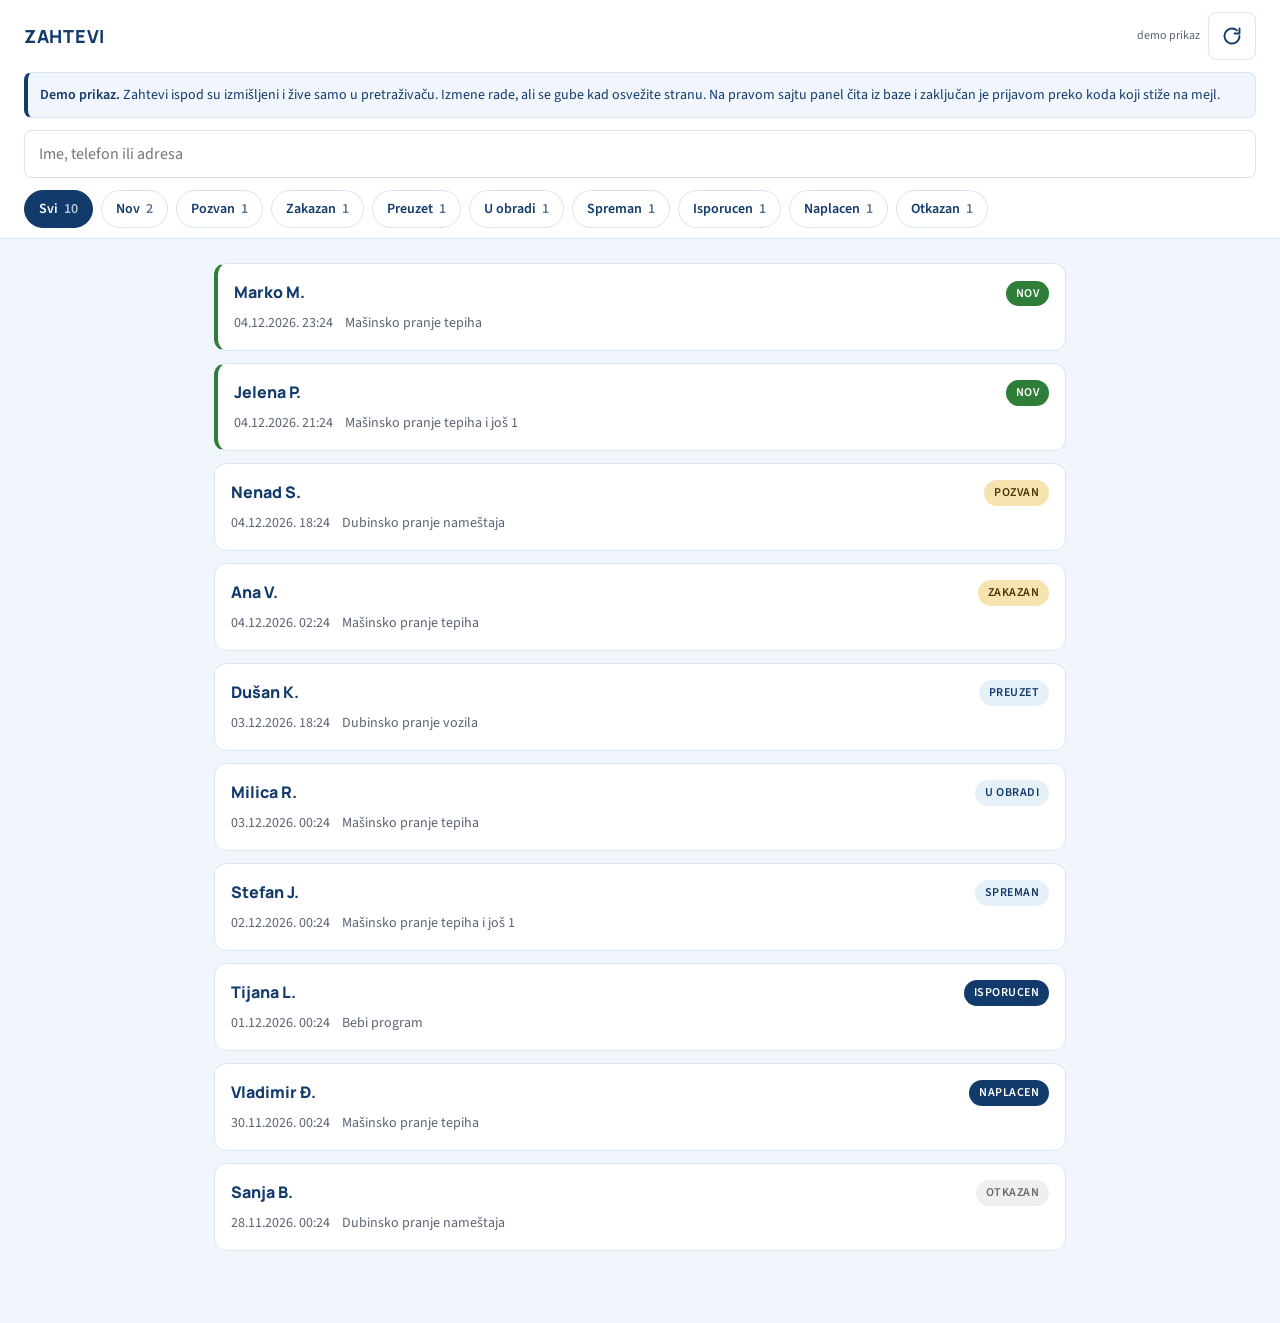
<file: admin/index.html>
<!DOCTYPE html>
<html lang="sr">
<head>
<meta charset="utf-8">
<meta name="viewport" content="width=device-width, initial-scale=1">
<title>Zahtevi (demo) | Tepih Servis Alfa</title>
<meta name="robots" content="noindex, nofollow">
<meta name="color-scheme" content="light">
<meta name="theme-color" content="#123A6B">

<link rel="preload" href="../fontovi/manrope-800.woff2" as="font" type="font/woff2" crossorigin>
<link rel="preload" href="../fontovi/source-sans-3-400.woff2" as="font" type="font/woff2" crossorigin>
<link rel="stylesheet" href="../css/style.css?v=2026-09-14">
<link rel="stylesheet" href="../css/admin.css?v=2026-09-14">
<link rel="icon" href="../favicon.svg" type="image/svg+xml">
<link rel="icon" href="../favicon.ico" sizes="16x16 32x32 48x48">
</head>
<body class="panel">

<header class="panel__zaglavlje">
  <div class="panel__red">
    <h1 class="panel__naslov">Zahtevi</h1>
    <div class="panel__desno">
      <span class="panel__korisnik" id="korisnik"></span>
      <button class="panel__osvezi" type="button" id="osvezi" aria-label="Osveži spisak">
        <svg viewBox="0 0 24 24" width="20" height="20" fill="none" stroke="currentColor" stroke-width="2.2" stroke-linecap="round" stroke-linejoin="round" aria-hidden="true"><path d="M21 12a9 9 0 1 1-3-6.7"/><path d="M21 3v6h-6"/></svg>
      </button>
    </div>
  </div>

  <p class="panel__upozorenje panel__upozorenje--demo">
    <strong>Demo prikaz.</strong> Zahtevi ispod su izmišljeni i žive samo u
    pretraživaču. Izmene rade, ali se gube kad osvežite stranu. Na pravom sajtu
    panel čita iz baze i zaključan je prijavom preko koda koji stiže na mejl.
  </p>

  <div class="panel__alati">
    <label class="panel__trazi">
      <span class="samo-citac">Pretraga po imenu, telefonu ili adresi</span>
      <input type="search" id="trazi" placeholder="Ime, telefon ili adresa" autocomplete="off">
    </label>
  </div>

  <div class="panel__filteri" id="filteri" role="group" aria-label="Filter po statusu"></div>
</header>

<main class="panel__sadrzaj">
  <p class="panel__stanje" id="stanje">Učitavanje...</p>
  <ul class="panel__spisak" id="spisak"></ul>
</main>

<!-- Obrazac jednog zahteva. Popunjava se iz JavaScripta pri otvaranju. -->
<template id="predlozak-zahteva">
  <li class="zahtev">
    <button class="zahtev__vrh" type="button" aria-expanded="false">
      <span class="zahtev__glava">
        <span class="zahtev__ime"></span>
        <span class="oznaka-status"></span>
      </span>
      <span class="zahtev__meta">
        <span class="zahtev__stiglo"></span>
        <span class="zahtev__usluge"></span>
      </span>
    </button>

    <div class="zahtev__telo" hidden>
      <dl class="zahtev__podaci">
        <dt>Telefon</dt>
        <dd><a class="zahtev__telefon" href="#"></a></dd>

        <dt>Adresa</dt>
        <dd><a class="zahtev__adresa" href="#" target="_blank" rel="noopener"></a></dd>

        <dt>Željeni termin</dt>
        <dd class="zahtev__termin"></dd>

        <dt>Usluge</dt>
        <dd class="zahtev__usluge-pun"></dd>

        <dt class="zahtev__napomena-oznaka">Napomena klijenta</dt>
        <dd class="zahtev__napomena"></dd>
      </dl>

      <form class="zahtev__forma">
        <!-- Polje je uvek unutar svoje oznake. Obrazac se umnozava za svaki
             zahtev, pa se veza preko id-ja ne moze koristiti: id-jevi bi se
             ponavljali i citac ekrana bi citao pogresnu oznaku. -->
        <label class="zahtev__polje">
          <span>Status</span>
          <select class="zahtev__status"></select>
        </label>

        <div class="zahtev__cene">
          <label class="zahtev__polje">
            <span>Procena, din</span>
            <input class="zahtev__procena" type="text" inputmode="decimal" autocomplete="off">
          </label>
          <label class="zahtev__polje">
            <span>Naplaćeno, din</span>
            <input class="zahtev__konacna" type="text" inputmode="decimal" autocomplete="off">
          </label>
        </div>

        <label class="zahtev__polje">
          <span>Interna beleška</span>
          <textarea class="zahtev__beleska" rows="2" placeholder="Vidi samo ekipa, ne klijent"></textarea>
        </label>

        <div class="zahtev__akcije">
          <button class="dugme dugme--primarno zahtev__sacuvaj" type="submit">Sačuvaj</button>
          <span class="zahtev__poruka" role="status"></span>
        </div>
      </form>
    </div>
  </li>
</template>

<script src="../js/admin.js?v=2026-09-14" defer></script>
</body>
</html>
</file>
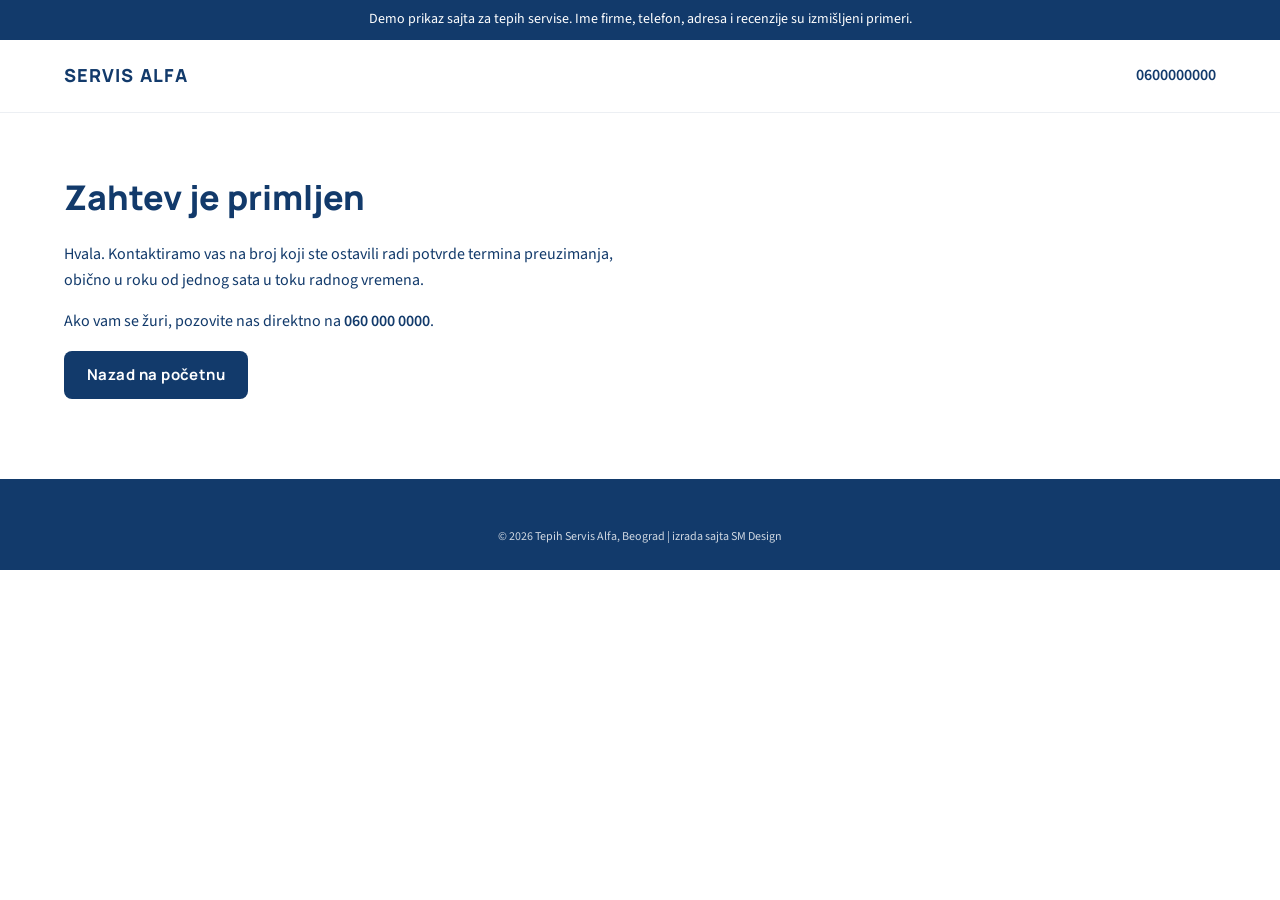
<file: hvala.html>
<!DOCTYPE html>
<html lang="sr">
<head>
<meta charset="utf-8">
<meta name="viewport" content="width=device-width, initial-scale=1">
<title>Zahtev je primljen | Tepih Servis Alfa</title>
<meta name="description" content="Vaš zahtev za preuzimanje tepiha je primljen. Javljamo se telefonom radi potvrde termina.">
<link rel="canonical" href="https://demo-tepih-servis.pages.dev/hvala">
<meta name="robots" content="noindex, nofollow">
<link rel="preload" href="fontovi/manrope-800.woff2" as="font" type="font/woff2" crossorigin>
<link rel="preload" href="fontovi/source-sans-3-400.woff2" as="font" type="font/woff2" crossorigin>
<link rel="stylesheet" href="css/style.css?v=2026-09-14">
<link rel="icon" href="favicon.ico" sizes="16x16 32x32 48x48">
<link rel="icon" href="favicon.svg" type="image/svg+xml">
<link rel="apple-touch-icon" href="apple-touch-icon.png">
<link rel="manifest" href="site.webmanifest">
<meta name="theme-color" content="#123A6B">
<meta name="color-scheme" content="light">
</head>
<body>
<a class="preskoci" href="#sadrzaj">Preskoči na sadržaj</a>
<p class="demo-traka">Demo prikaz sajta za tepih servise. Ime firme, telefon, adresa i recenzije su izmišljeni primeri.</p>
<header class="zaglavlje">
  <div class="omotac zaglavlje__red">
    <a class="zaglavlje__logo" href="index.html" data-logo="tekst">
      <span class="zaglavlje__logo-tekst"><!-- p:firma.nazivKratko -->SERVIS ALFA<!-- /p --></span>
    </a>
    <a class="zaglavlje__telefon" href="tel:+381600000000"><span>0600000000</span></a>
  </div>
</header>
<main class="omotac strana" id="sadrzaj">
  <h1 class="strana__naslov">Zahtev je primljen</h1>
  <div class="strana__sadrzaj">
    <p>Hvala. Kontaktiramo vas na broj koji ste ostavili radi potvrde termina preuzimanja, obično u roku od jednog sata u toku radnog vremena.</p>
    <p>Ako vam se žuri, pozovite nas direktno na <a href="tel:+381600000000"><strong>060 000 0000</strong></a>.</p>
    <p><a class="dugme dugme--primarno" href="index.html">Nazad na početnu</a></p>
  </div>
</main>
<footer class="podnozje">
  <div class="omotac">
    <p class="podnozje__potpis">&copy; 2026 Tepih Servis Alfa, Beograd | izrada sajta SM Design</p>
  </div>
</footer>
</body>
</html>
</file>
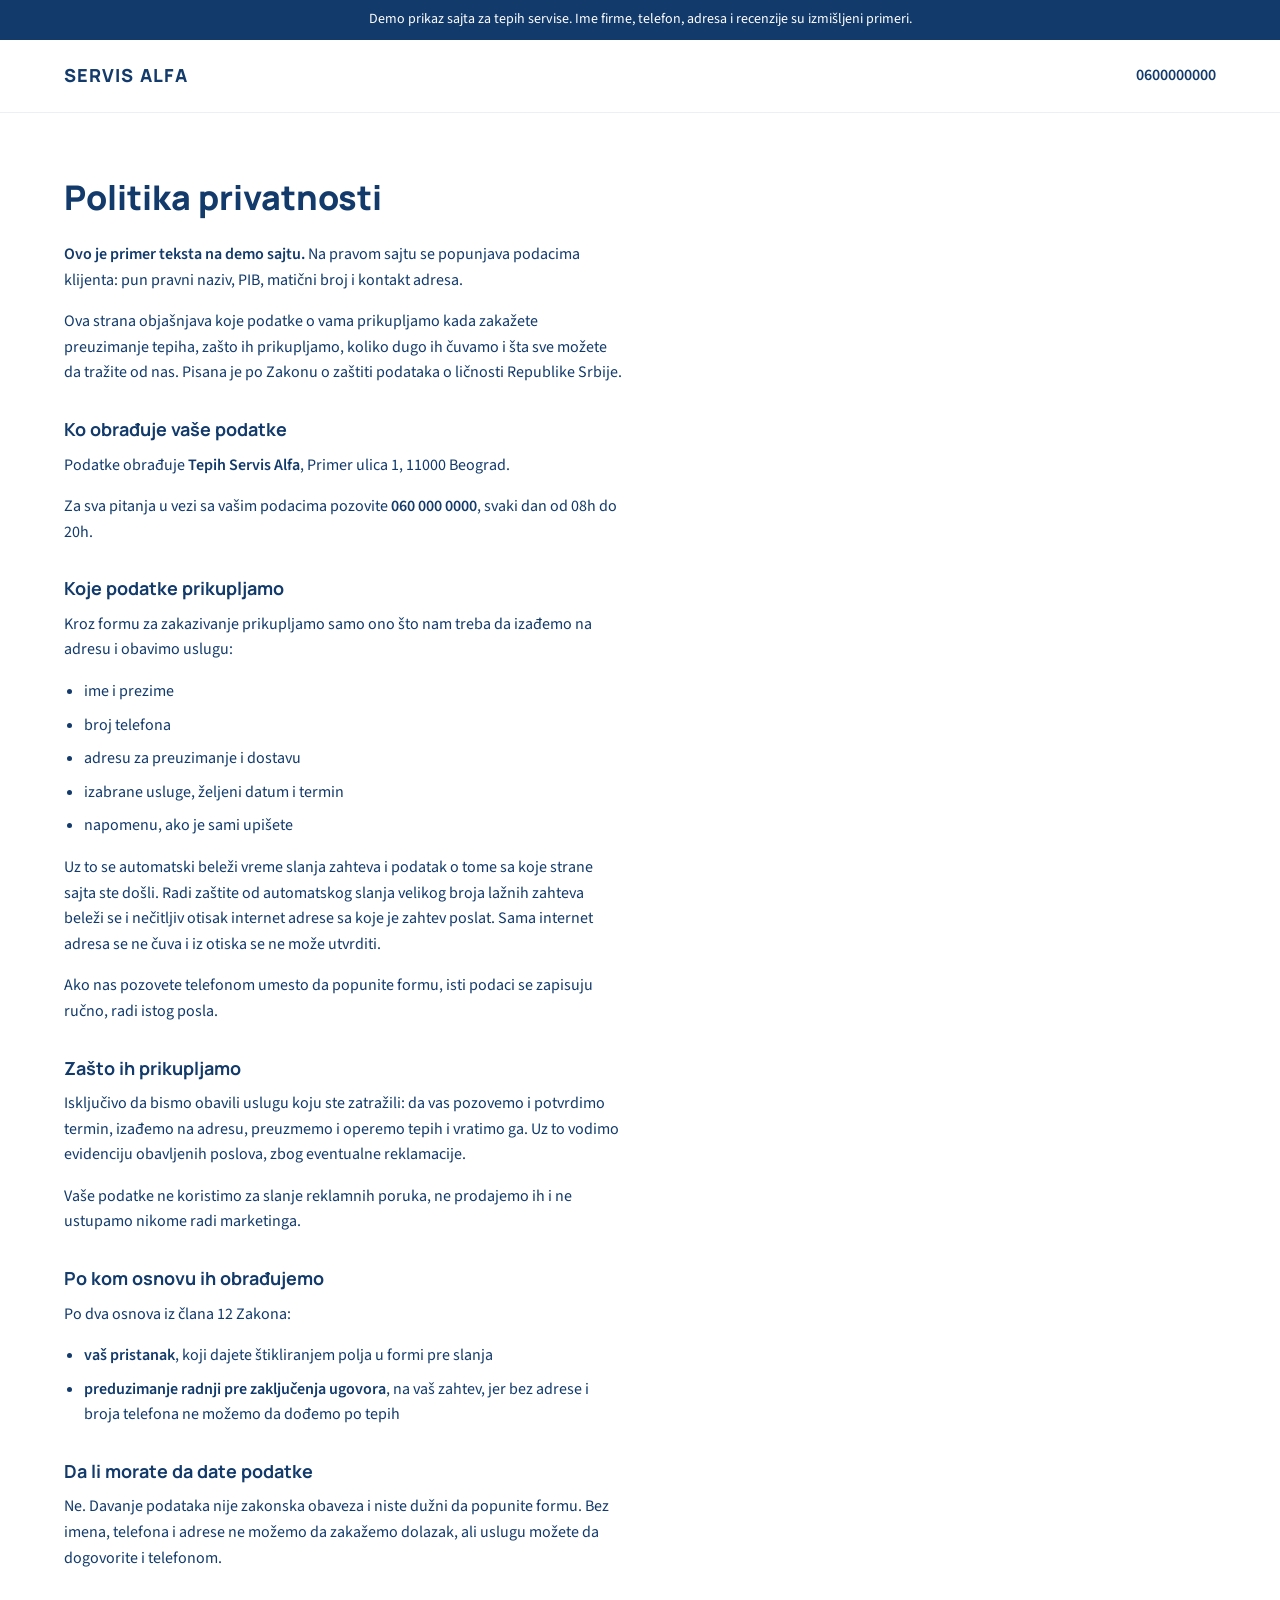
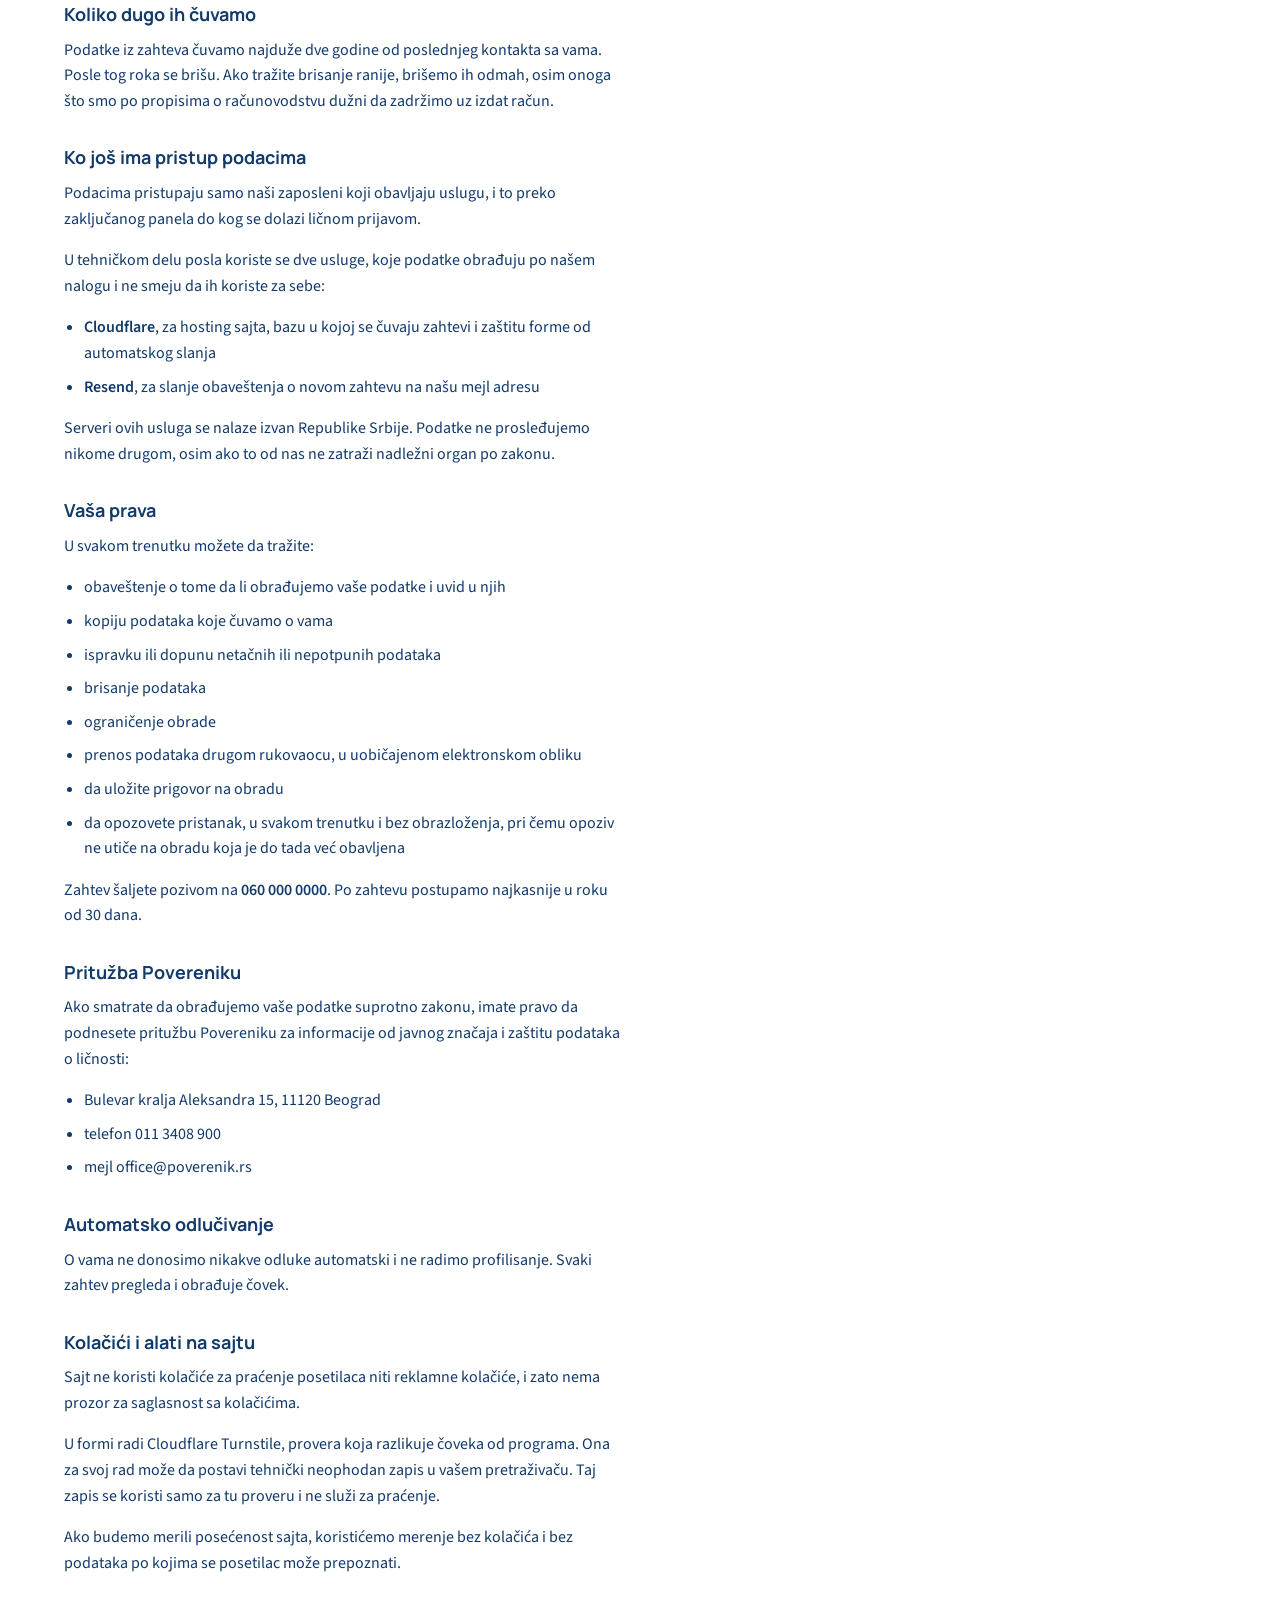
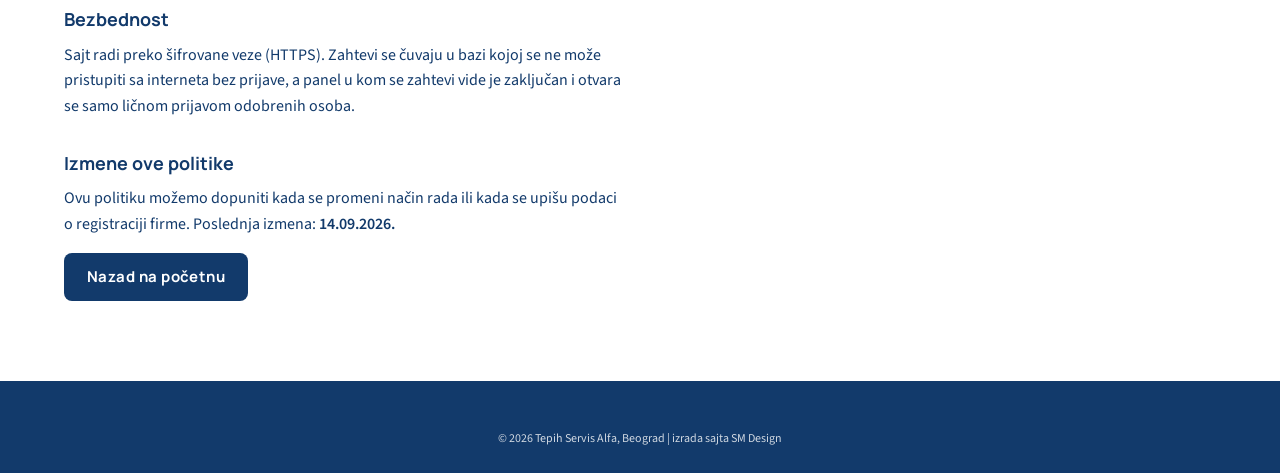
<file: politika-privatnosti.html>
<!DOCTYPE html>
<html lang="sr">
<head>
<meta charset="utf-8">
<meta name="viewport" content="width=device-width, initial-scale=1">
<title>Politika privatnosti | Tepih Servis Alfa</title>
<meta name="description" content="Koje podatke prikupljamo kroz formu za zakazivanje, zašto ih prikupljamo, koliko dugo ih čuvamo i koja prava imate. Tepih Servis Alfa, Beograd.">
<link rel="canonical" href="https://demo-tepih-servis.pages.dev/politika-privatnosti">
<meta name="robots" content="noindex, nofollow">

<link rel="preload" href="fontovi/manrope-800.woff2" as="font" type="font/woff2" crossorigin>
<link rel="preload" href="fontovi/source-sans-3-400.woff2" as="font" type="font/woff2" crossorigin>
<link rel="stylesheet" href="css/style.css?v=2026-09-14">

<meta property="og:type" content="website">
<meta property="og:site_name" content="Tepih Servis Alfa">
<meta property="og:locale" content="sr_RS">
<meta property="og:title" content="Politika privatnosti | Tepih Servis Alfa">
<meta property="og:description" content="Koje podatke prikupljamo kroz formu za zakazivanje, zašto, koliko dugo ih čuvamo i koja prava imate.">
<meta property="og:url" content="https://demo-tepih-servis.pages.dev/politika-privatnosti">
<meta property="og:image" content="https://demo-tepih-servis.pages.dev/slike/og/og-podrazumevana.jpg">
<meta property="og:image:width" content="1200">
<meta property="og:image:height" content="630">
<meta property="og:image:alt" content="Tepih Servis Alfa, dubinsko pranje i sušenje tepiha u komori">

<link rel="icon" href="favicon.ico" sizes="16x16 32x32 48x48">
<link rel="icon" href="favicon.svg" type="image/svg+xml">
<link rel="apple-touch-icon" href="apple-touch-icon.png">
<link rel="manifest" href="site.webmanifest">
<meta name="theme-color" content="#123A6B">
<meta name="color-scheme" content="light">
</head>
<body>
<p class="demo-traka">Demo prikaz sajta za tepih servise. Ime firme, telefon, adresa i recenzije su izmišljeni primeri.</p>
<header class="zaglavlje">
  <div class="omotac zaglavlje__red">
    <a class="zaglavlje__logo" href="index.html" data-logo="tekst">
      <span class="zaglavlje__logo-tekst"><!-- p:firma.nazivKratko -->SERVIS ALFA<!-- /p --></span>
    </a>
    <a class="zaglavlje__telefon" href="tel:+381600000000"><span>0600000000</span></a>
  </div>
</header>

<main class="omotac strana">
  <h1 class="strana__naslov">Politika privatnosti</h1>
  <div class="strana__sadrzaj">

    <p><strong>Ovo je primer teksta na demo sajtu.</strong> Na pravom sajtu se popunjava
       podacima klijenta: pun pravni naziv, PIB, matični broj i kontakt adresa.</p>

    <p>Ova strana objašnjava koje podatke o vama prikupljamo kada zakažete preuzimanje
       tepiha, zašto ih prikupljamo, koliko dugo ih čuvamo i šta sve možete da tražite
       od nas. Pisana je po Zakonu o zaštiti podataka o ličnosti Republike Srbije.</p>

    <h2>Ko obrađuje vaše podatke</h2>
    <p>Podatke obrađuje <strong><!-- p:firma.naziv -->Tepih Servis Alfa<!-- /p --></strong>,
       <!-- p:firma.adresaPrikaz -->Primer ulica 1, 11000 Beograd<!-- /p -->.</p>
    <p>Za sva pitanja u vezi sa vašim podacima pozovite
       <a href="tel:+381600000000"><strong>060 000 0000</strong></a>, svaki dan od 08h do 20h.</p>

    <h2>Koje podatke prikupljamo</h2>
    <p>Kroz formu za zakazivanje prikupljamo samo ono što nam treba da izađemo na
       adresu i obavimo uslugu:</p>
    <ul>
      <li>ime i prezime</li>
      <li>broj telefona</li>
      <li>adresu za preuzimanje i dostavu</li>
      <li>izabrane usluge, željeni datum i termin</li>
      <li>napomenu, ako je sami upišete</li>
    </ul>
    <p>Uz to se automatski beleži vreme slanja zahteva i podatak o tome sa koje strane
       sajta ste došli. Radi zaštite od automatskog slanja velikog broja lažnih zahteva
       beleži se i nečitljiv otisak internet adrese sa koje je zahtev poslat. Sama
       internet adresa se ne čuva i iz otiska se ne može utvrditi.</p>
    <p>Ako nas pozovete telefonom umesto da popunite formu, isti podaci se zapisuju
       ručno, radi istog posla.</p>

    <h2>Zašto ih prikupljamo</h2>
    <p>Isključivo da bismo obavili uslugu koju ste zatražili: da vas pozovemo i
       potvrdimo termin, izađemo na adresu, preuzmemo i operemo tepih i vratimo ga.
       Uz to vodimo evidenciju obavljenih poslova, zbog eventualne reklamacije.</p>
    <p>Vaše podatke ne koristimo za slanje reklamnih poruka, ne prodajemo ih i ne
       ustupamo nikome radi marketinga.</p>

    <h2>Po kom osnovu ih obrađujemo</h2>
    <p>Po dva osnova iz člana 12 Zakona:</p>
    <ul>
      <li><strong>vaš pristanak</strong>, koji dajete štikliranjem polja u formi pre slanja</li>
      <li><strong>preduzimanje radnji pre zaključenja ugovora</strong>, na vaš zahtev,
          jer bez adrese i broja telefona ne možemo da dođemo po tepih</li>
    </ul>

    <h2>Da li morate da date podatke</h2>
    <p>Ne. Davanje podataka nije zakonska obaveza i niste dužni da popunite formu. Bez
       imena, telefona i adrese ne možemo da zakažemo dolazak, ali uslugu možete da
       dogovorite i telefonom.</p>

    <h2>Koliko dugo ih čuvamo</h2>
    <p>Podatke iz zahteva čuvamo najduže dve godine od poslednjeg kontakta sa vama.
       Posle tog roka se brišu. Ako tražite brisanje ranije, brišemo ih odmah, osim
       onoga što smo po propisima o računovodstvu dužni da zadržimo uz izdat račun.</p>

    <h2>Ko još ima pristup podacima</h2>
    <p>Podacima pristupaju samo naši zaposleni koji obavljaju uslugu, i to preko
       zaključanog panela do kog se dolazi ličnom prijavom.</p>
    <p>U tehničkom delu posla koriste se dve usluge, koje podatke obrađuju po našem
       nalogu i ne smeju da ih koriste za sebe:</p>
    <ul>
      <li><strong>Cloudflare</strong>, za hosting sajta, bazu u kojoj se čuvaju zahtevi
          i zaštitu forme od automatskog slanja</li>
      <li><strong>Resend</strong>, za slanje obaveštenja o novom zahtevu na našu mejl
          adresu</li>
    </ul>
    <p>Serveri ovih usluga se nalaze izvan Republike Srbije. Podatke ne prosleđujemo
       nikome drugom, osim ako to od nas ne zatraži nadležni organ po zakonu.</p>

    <h2>Vaša prava</h2>
    <p>U svakom trenutku možete da tražite:</p>
    <ul>
      <li>obaveštenje o tome da li obrađujemo vaše podatke i uvid u njih</li>
      <li>kopiju podataka koje čuvamo o vama</li>
      <li>ispravku ili dopunu netačnih ili nepotpunih podataka</li>
      <li>brisanje podataka</li>
      <li>ograničenje obrade</li>
      <li>prenos podataka drugom rukovaocu, u uobičajenom elektronskom obliku</li>
      <li>da uložite prigovor na obradu</li>
      <li>da opozovete pristanak, u svakom trenutku i bez obrazloženja, pri čemu opoziv
          ne utiče na obradu koja je do tada već obavljena</li>
    </ul>
    <p>Zahtev šaljete pozivom na <a href="tel:+381600000000"><strong>060 000 0000</strong></a>.
       Po zahtevu postupamo najkasnije u roku od 30 dana.</p>

    <h2>Pritužba Povereniku</h2>
    <p>Ako smatrate da obrađujemo vaše podatke suprotno zakonu, imate pravo da podnesete
       pritužbu Povereniku za informacije od javnog značaja i zaštitu podataka o ličnosti:</p>
    <ul>
      <li>Bulevar kralja Aleksandra 15, 11120 Beograd</li>
      <li>telefon <a href="tel:+381113408900">011 3408 900</a></li>
      <li>mejl <a href="mailto:office@poverenik.rs">office@poverenik.rs</a></li>
    </ul>

    <h2>Automatsko odlučivanje</h2>
    <p>O vama ne donosimo nikakve odluke automatski i ne radimo profilisanje. Svaki
       zahtev pregleda i obrađuje čovek.</p>

    <h2>Kolačići i alati na sajtu</h2>
    <p>Sajt ne koristi kolačiće za praćenje posetilaca niti reklamne kolačiće, i zato
       nema prozor za saglasnost sa kolačićima.</p>
    <p>U formi radi Cloudflare Turnstile, provera koja razlikuje čoveka od programa.
       Ona za svoj rad može da postavi tehnički neophodan zapis u vašem pretraživaču.
       Taj zapis se koristi samo za tu proveru i ne služi za praćenje.</p>
    <p>Ako budemo merili posećenost sajta, koristićemo merenje bez kolačića i bez
       podataka po kojima se posetilac može prepoznati.</p>

    <h2>Bezbednost</h2>
    <p>Sajt radi preko šifrovane veze (HTTPS). Zahtevi se čuvaju u bazi kojoj se ne
       može pristupiti sa interneta bez prijave, a panel u kom se zahtevi vide je
       zaključan i otvara se samo ličnom prijavom odobrenih osoba.</p>

    <h2>Izmene ove politike</h2>
    <p>Ovu politiku možemo dopuniti kada se promeni način rada ili kada se upišu
       podaci o registraciji firme. Poslednja izmena: <strong>14.09.2026.</strong></p>

    <p><a class="dugme dugme--primarno" href="index.html">Nazad na početnu</a></p>
  </div>
</main>

<footer class="podnozje">
  <div class="omotac">
    <p class="podnozje__potpis">&copy; 2026 Tepih Servis Alfa, Beograd | izrada sajta SM Design</p>
  </div>
</footer>
</body>
</html>
</file>
<file: css/style.css>
/* =========================================================
   Tepih Servis Alfa, DEMO
   Vrednosti izvučene iz dizajn fajla Tepih Servis.dc.html
   Redosled: promenljive, reset, fontovi, zajednički elementi,
   pa sekcije redom kojim se pojavljuju na strani.
   ========================================================= */

:root {
  --boja-primarna:         #123A6B;
  --boja-primarna-tamna:   #0E2F58;
  /* Zelena postoji u tri jačine. Svetla je ukrasna: linija ispod naslova,
     kvačice, prsten fokusa. Tamna nosi beli tekst i sama je tekst na belom,
     jer svetla u tim ulogama pada ispod WCAG AA (3.2 umesto 4.5).
     Najtamnija je samo za pokazivač miša. */
  --boja-akcija:           #3FA34D;
  --boja-akcija-tamna:     #2E7D39;
  --boja-akcija-tamnija:   #26682F;
  /* bleda zelena je jedina koja prolazi AA preko fotografije u heroju:
     puna zelena tamo daje 1.87, ova daje najmanje 4.9. */
  --boja-akcija-bleda:     #C9F3CE;

  --boja-pozadina:         #FFFFFF;
  --boja-pozadina-alt:     #EAF4FB;
  --boja-pozadina-alt2:    #E6F0F9;
  --boja-pozadina-alt3:    #F0F6FC;

  --boja-ivica:            #D6E6F5;

  --boja-tekst:            #123A6B;
  --boja-tekst-prigusen:   #5A6472;
  --boja-tekst-na-tamnom:  #FFFFFF;
  --boja-greska:           #7A1F16;

  --boja-istaknuto:        #D9AE4E;
  --boja-istaknuto-tamna:  #C79A31;
  --boja-istaknuto-svetla: #E8C878;
  --boja-istaknuto-bleda:  #F6E3B0;
  --boja-istaknuto-tekst:  #4A3506;
  /* Zvezde su grafički element, traži se najmanje 3:1 prema beloj podlozi.
     Zlatna sa kartica daje 2.08, ova daje 3.29. */
  --boja-zvezde:           #BE8200;

  --preklop-hero:          rgba(18, 58, 107, 0.78);

  --font-naslovi: Manrope, "Manrope-rezerva", system-ui, -apple-system, "Segoe UI", sans-serif;
  --font-telo:    "Source Sans 3", system-ui, -apple-system, "Segoe UI", sans-serif;

  --font-xs:  12px;
  --font-sm:  14px;
  --font-md:  16px;
  --font-lg:  18px;
  --font-xl:  clamp(21px, 2.4vw, 28px);
  --font-2xl: clamp(24px, 3vw, 34px);
  --font-3xl: clamp(30px, 4.4vw, 48px);

  --debljina-normalna: 400;
  --debljina-polu:     600;
  --debljina-bold:     700;
  --debljina-crna:     800;

  --visina-reda:      1.6;
  --visina-reda-usko: 1.25;

  --razmak-1:  4px;
  --razmak-2:  8px;
  --razmak-3:  12px;
  --razmak-4:  16px;
  --razmak-5:  20px;
  --razmak-6:  24px;
  --razmak-8:  32px;
  --razmak-12: 48px;
  --razmak-16: 64px;

  --razmak-sekcija: clamp(48px, 7vw, 96px);
  --razmak-naslov:  clamp(30px, 4vw, 48px);

  --sirina-sadrzaja: 1200px;
  --sirina-teksta:   60ch;
  --padding-strane:  clamp(16px, 3vw, 24px);
  --meta-visina:     48px;
  --visina-headera:  72px;

  --radijus-sm:  8px;
  --radijus-md:  12px;
  --radijus-lg:  14px;
  --radijus-pun: 999px;

  --senka-kartica: 0 3px 10px rgba(18, 58, 107, 0.05);
  --senka-dugme:   0 6px 18px rgba(18, 58, 107, 0.30);
  --senka-header:  0 1px 0 rgba(18, 58, 107, 0.08);
  --senka-jaka:    0 20px 60px rgba(0, 0, 0, 0.50);
}

/* ================= reset ================= */

*, *::before, *::after { box-sizing: border-box; }

html {
  -webkit-text-size-adjust: 100%;
  scroll-behavior: smooth;
  scroll-padding-top: calc(var(--visina-headera) + 8px);
}

@media (prefers-reduced-motion: reduce) {
  html { scroll-behavior: auto; }
  *, *::before, *::after {
    animation-duration: .01ms !important;
    animation-iteration-count: 1 !important;
    transition-duration: .01ms !important;
  }
}

body {
  margin: 0;
  font-family: var(--font-telo);
  font-size: var(--font-md);
  line-height: var(--visina-reda);
  color: var(--boja-tekst);
  background: var(--boja-pozadina);
  -webkit-font-smoothing: antialiased;
}

img, picture, video, svg { max-width: 100%; display: block; }
img { height: auto; }

/* Kad <picture> stoji u slotu fiksne visine, mora i sam da popuni taj slot.
   Bez ovoga picture ostaje auto visine, pa img sa height:100% racuna od auto
   i iscrtava se u prirodnom odnosu, prelazi slot i pokriva tekst ispod.
   Videlo se na mobilnom kod kartica usluga. */
.hero__pozadina > picture,
.o-nama__slika > picture,
.usluge__slika > picture,
.galerija__stavka > picture,
.uporedi__sloj > picture {
  display: block;
  width: 100%;
  height: 100%;
}

h1, h2, h3, h4 { font-family: var(--font-naslovi); line-height: var(--visina-reda-usko); margin: 0; }
p { margin: 0 0 var(--razmak-4); }
ul, ol { margin: 0; padding: 0; list-style: none; }
a { color: inherit; text-decoration: none; }
a:hover { text-decoration: underline; }
button, input, select, textarea { font: inherit; color: inherit; }

:focus-visible { outline: 3px solid var(--boja-akcija); outline-offset: 2px; border-radius: var(--radijus-sm); }

/* ================= fontovi =================
   Manrope i Source Sans 3, oba pod SIL Open Font License 1.1.
   Skinuti sa npm-a (@fontsource) i sami smanjeni na znakove koje sajt
   koristi: osnovna latinica, Latin Extended-A (č ć ž š đ), interpunkcija.
   Zato nema unicode-range: svaki fajl pokriva sve sto sajtu treba.
   Cetiri fajla, ukupno 51KB. Vidi fontovi/LICENCA.txt
   ========================================== */

@font-face {
  font-family: "Manrope";
  src: url("../fontovi/manrope-700.woff2") format("woff2");
  font-weight: 700; font-style: normal; font-display: swap;
}
@font-face {
  font-family: "Manrope";
  src: url("../fontovi/manrope-800.woff2") format("woff2");
  font-weight: 800; font-style: normal; font-display: swap;
}
@font-face {
  font-family: "Source Sans 3";
  src: url("../fontovi/source-sans-3-400.woff2") format("woff2");
  font-weight: 400; font-style: normal; font-display: swap;
}
@font-face {
  font-family: "Source Sans 3";
  src: url("../fontovi/source-sans-3-600.woff2") format("woff2");
  font-weight: 600; font-style: normal; font-display: swap;
}

/* rezervno pismo podeseno da se tekst ne pomeri kad pravo pismo stigne */
@font-face {
  font-family: "Manrope-rezerva";
  src: local("Arial"), local("Helvetica"), local("Liberation Sans");
  size-adjust: 103%; ascent-override: 100%; descent-override: 25%;
}

/* ================= zajednički elementi ================= */

.omotac {
  width: 100%;
  max-width: var(--sirina-sadrzaja);
  margin-inline: auto;
  padding-inline: var(--padding-strane);
}

main > section { padding-block: var(--razmak-sekcija); }

.sekcija__naslov {
  font-size: var(--font-2xl);
  font-weight: var(--debljina-crna);
  letter-spacing: .08em;
  text-transform: uppercase;
  text-align: center;
  color: var(--boja-primarna);
}
.sekcija__crta {
  width: 54px; height: 3px;
  background: var(--boja-akcija);
  border-radius: 2px;
  margin: 14px auto var(--razmak-naslov);
}
.sekcija__crta--uz-podnaslov { margin-bottom: var(--razmak-5); }
.sekcija__podnaslov {
  text-align: center;
  max-width: var(--sirina-teksta);
  margin: 0 auto var(--razmak-naslov);
}

.dugme {
  display: inline-flex; align-items: center; justify-content: center; gap: var(--razmak-2);
  min-height: var(--meta-visina);
  padding-inline: 22px;
  border: 1px solid transparent;
  border-radius: var(--radijus-sm);
  font-family: var(--font-naslovi);
  font-weight: var(--debljina-bold);
  font-size: 15px;
  letter-spacing: .03em;
  cursor: pointer;
  text-align: center;
  transition: background-color .15s ease, border-color .15s ease;
}
.dugme:hover { text-decoration: none; }
.dugme--akcija { background: var(--boja-akcija-tamna); color: var(--boja-tekst-na-tamnom); }
.dugme--akcija:hover { background: var(--boja-akcija-tamnija); }
.dugme--primarno { background: var(--boja-primarna); color: var(--boja-tekst-na-tamnom); }
.dugme--primarno:hover { background: var(--boja-primarna-tamna); }
.dugme--obris { background: transparent; color: var(--boja-tekst-na-tamnom); border-color: rgba(255,255,255,.6); }
.dugme--obris:hover { background: rgba(255,255,255,.12); }
.dugme--puna-sirina { width: 100%; }
.dugme[disabled] { opacity: .6; cursor: not-allowed; }

.oznaka {
  display: inline-block;
  padding: 6px 14px;
  border-radius: var(--radijus-pun);
  background: var(--boja-primarna);
  color: var(--boja-tekst-na-tamnom);
  font-family: var(--font-naslovi);
  font-weight: var(--debljina-bold);
  font-size: var(--font-xs);
  letter-spacing: .04em;
}
.oznaka--zlatna {
  background: linear-gradient(135deg, var(--boja-istaknuto-svetla), var(--boja-istaknuto-tamna));
  color: var(--boja-istaknuto-tekst);
}

.preskoci {
  position: absolute; left: -9999px; top: 0; z-index: 200;
  background: var(--boja-primarna); color: var(--boja-tekst-na-tamnom);
  padding: var(--razmak-3) var(--razmak-4);
  border-radius: 0 0 var(--radijus-sm) 0;
}
.preskoci:focus { left: 0; }

/* Sakriveno oku, ostaje čitačima ekrana. Jedno mesto za sve takve slučajeve. */
.samo-citac,
.zaglavlje__logo[data-logo="slika"] .zaglavlje__logo-tekst {
  position: absolute; width: 1px; height: 1px;
  padding: 0; margin: -1px; overflow: hidden;
  clip: rect(0 0 0 0); white-space: nowrap; border: 0;
}

/* ================= header ================= */

.zaglavlje {
  position: sticky; top: 0; z-index: 60;
  background: var(--boja-pozadina);
  box-shadow: var(--senka-header);
}
.zaglavlje__red {
  display: flex; align-items: center; justify-content: space-between;
  gap: var(--razmak-4);
  min-height: var(--visina-headera);
}
.zaglavlje__logo {
  font-family: var(--font-naslovi);
  font-weight: var(--debljina-crna);
  font-size: clamp(15px, 1.5vw, 18px);
  letter-spacing: .06em;
  text-transform: uppercase;
  color: var(--boja-primarna);
  white-space: nowrap;
  display: flex; align-items: center;
  min-height: var(--meta-visina);
}
.zaglavlje__logo:hover { text-decoration: none; }

/* Logo: dva stanja, tekst ili slika.
   Prebacuje se atributom data-logo na <a class="zaglavlje__logo">.
   data-logo="tekst"  -> prikazuje ime firme kao tekst (stanje do izrade logotipa)
   data-logo="slika"  -> prikazuje logo fajl, tekst ostaje samo citacima ekrana
   Trenutno stanje: slika.
   logo.svg      210 x 40, znak i natpis u jednom redu, za sirine preko 420px
   logo-uski.svg 123 x 40, natpis u dva reda, ispod 420px da stane pored dugmeta
   Sirina i visina su fiksne u CSS-u da zamena slike ne pomeri zaglavlje. */
.zaglavlje__logo-okvir { display: block; line-height: 0; }
.zaglavlje__logo-slika {
  display: block;
  height: 40px;
  width: 210px;
  object-fit: contain;
}
.zaglavlje__logo[data-logo="tekst"] .zaglavlje__logo-okvir { display: none; }
/* Tekst se sakriva pravilom .samo-citac na vrhu fajla. */
@media (max-width: 420px) {
  .zaglavlje__logo-slika { height: 36px; width: 111px; }
}

.zaglavlje__nav { display: flex; align-items: center; gap: var(--razmak-2); }
.zaglavlje__link {
  display: flex; align-items: center;
  min-height: var(--meta-visina);
  padding-inline: var(--razmak-3);
  font-weight: var(--debljina-polu);
  font-size: 15px;
}
.zaglavlje__link[aria-current="page"] { color: var(--boja-akcija-tamna); }

.zaglavlje__desno { display: flex; align-items: center; gap: var(--razmak-3); }
.zaglavlje__telefon {
  display: inline-flex; align-items: center; gap: var(--razmak-2);
  min-height: var(--meta-visina);
  font-weight: var(--debljina-bold);
  white-space: nowrap;
}
.zaglavlje__ikonica {
  width: 24px; height: 24px; border-radius: var(--radijus-pun);
  background: var(--boja-pozadina-alt);
  display: grid; place-items: center;
  flex: none;
}
.zaglavlje__ikonica svg { width: 13px; height: 13px; }

.hamburger {
  display: none;
  width: var(--meta-visina); height: var(--meta-visina);
  border: 1px solid var(--boja-ivica);
  border-radius: var(--radijus-sm);
  background: var(--boja-pozadina);
  cursor: pointer;
  place-items: center;
}
.hamburger svg { width: 22px; height: 22px; }

.meni {
  display: none;
  border-top: 1px solid var(--boja-ivica);
  background: var(--boja-pozadina);
  padding: var(--razmak-2) var(--padding-strane) var(--razmak-4);
}
.meni[data-otvoren="da"] { display: block; }
.meni__link {
  display: flex; align-items: center;
  min-height: var(--meta-visina);
  font-weight: var(--debljina-polu);
  border-bottom: 1px solid var(--boja-pozadina-alt3);
}
.meni__dugme { margin-top: var(--razmak-3); }

@media (max-width: 1000px) {
  .zaglavlje__nav { display: none; }
  .zaglavlje__cta { display: none; }
  .hamburger { display: grid; }
}

/* ================= hero ================= */

.hero {
  position: relative;
  display: grid;
  align-items: center;
  min-height: clamp(420px, 62vh, 620px);
  overflow: hidden;
}
.hero__pozadina { position: absolute; inset: 0; }
.hero__pozadina img { width: 100%; height: 100%; object-fit: cover; }
.hero__preklop { position: absolute; inset: 0; background: var(--preklop-hero); pointer-events: none; }
.hero__sadrzaj { position: relative; z-index: 1; max-width: 640px; color: var(--boja-tekst-na-tamnom); }
.hero__nadnaslov {
  font-family: var(--font-naslovi);
  font-weight: var(--debljina-bold);
  font-size: var(--font-sm);
  letter-spacing: .14em;
  color: var(--boja-akcija-bleda);
  margin: 0 0 var(--razmak-3);
}
.hero__naslov {
  font-size: var(--font-3xl);
  font-weight: var(--debljina-crna);
  margin-bottom: var(--razmak-5);
}
.hero__tekst { max-width: 46ch; margin-bottom: var(--razmak-8); }
/* Oba dugmeta iste sirine, jer su razlicite duzine teksta. auto-fit ih drzi
   jedno pored drugog dok ima mesta, a na uskom ekranu ih slaze jedno ispod
   drugog, i tada su opet iste sirine. */
.hero__dugmad {
  display: grid;
  grid-template-columns: repeat(auto-fit, minmax(min(100%, 232px), 1fr));
  gap: var(--razmak-3);
  max-width: 488px;
}

/* ================= o nama ================= */

.o-nama { background: var(--boja-pozadina); }
.o-nama__mreza {
  display: grid;
  grid-template-columns: repeat(auto-fit, minmax(min(100%, 300px), 1fr));
  gap: clamp(24px, 4vw, 56px);
  align-items: center;
}
.o-nama__slika {
  /* display: grid da bi picture i img dobili odredjenu visinu za racunanje.
     Uz samo min-height visina roditelja ostaje "auto", pa height:100% na
     slici nema od cega da se racuna i slika ne popuni slot do dna. */
  display: grid;
  min-height: clamp(220px, 30vw, 340px);
  border-radius: var(--radijus-lg);
  overflow: hidden;
}
.o-nama__slika img { width: 100%; height: 100%; object-fit: cover; }
.o-nama__naslov { font-size: var(--font-xl); font-weight: var(--debljina-crna); margin-bottom: var(--razmak-6); }

/* ================= usluge ================= */

.usluge { background: var(--boja-pozadina-alt); }
.usluge__lista {
  display: grid;
  grid-template-columns: repeat(auto-fit, minmax(min(100%, 250px), 1fr));
  gap: var(--razmak-5);
}
.usluge__stavka {
  display: flex; flex-direction: column;
  background: var(--boja-pozadina);
  border: 1px solid var(--boja-ivica);
  border-radius: var(--radijus-md);
  box-shadow: var(--senka-kartica);
  overflow: hidden;
}
.usluge__stavka--istaknuta {
  border-color: var(--boja-istaknuto);
  background: linear-gradient(165deg, var(--boja-istaknuto-bleda), var(--boja-istaknuto));
  color: var(--boja-istaknuto-tekst);
}
.usluge__slika { position: relative; height: 190px; flex: none; }
.usluge__slika img { width: 100%; height: 100%; object-fit: cover; }
.usluge__oznaka { position: absolute; top: 14px; left: 14px; }
.usluge__telo { display: flex; flex-direction: column; flex: 1; padding: var(--razmak-5); }
.usluge__naziv { font-size: var(--font-lg); font-weight: var(--debljina-crna); margin-bottom: var(--razmak-3); }
.usluge__opis { font-size: var(--font-sm); flex: 1; }
.usluge__podnozje {
  display: flex; align-items: center; justify-content: space-between;
  gap: var(--razmak-2); flex-wrap: wrap;
  padding-top: var(--razmak-4);
  border-top: 1px solid var(--boja-ivica);
  margin-top: var(--razmak-4);
}
.usluge__stavka--istaknuta .usluge__podnozje { border-top-color: rgba(74, 53, 6, .25); }
.usluge__cena { font-family: var(--font-naslovi); font-weight: var(--debljina-crna); font-size: 13px; white-space: nowrap; }
.usluge__link { font-weight: var(--debljina-polu); font-size: 13px; white-space: nowrap; color: var(--boja-akcija-tamna); }
.usluge__stavka--istaknuta .usluge__link { color: var(--boja-istaknuto-tekst); }

.garancija {
  display: flex; align-items: center; gap: var(--razmak-6);
  justify-content: center; flex-wrap: wrap;
  margin-top: var(--razmak-12);
  text-align: left;
}
.garancija__ikonica { width: 104px; height: 104px; flex: none; }
.garancija__naslov { font-size: var(--font-xl); font-weight: var(--debljina-crna); margin-bottom: var(--razmak-2); }
.garancija__tekst { max-width: 46ch; margin: 0; }

.prednosti {
  display: grid;
  grid-template-columns: repeat(auto-fit, minmax(min(100%, 200px), 1fr));
  gap: var(--razmak-6);
  margin-top: var(--razmak-12);
  text-align: center;
}
.prednosti__ikonica { width: 64px; height: 64px; margin: 0 auto var(--razmak-3); }
.prednosti__naziv { font-family: var(--font-naslovi); font-weight: var(--debljina-bold); margin-bottom: var(--razmak-1); text-wrap: balance; }
.prednosti__opis { font-size: var(--font-sm); color: var(--boja-tekst-prigusen); margin: 0; }

/* Na mobilnom auto-fit spada na jednu kolonu, pa se dobije dugačak stub.
   Ispod 560px se izričito traže dve kolone, znači raspored 2x2.
   minmax(0, 1fr) da duga reč ne razvuče kolonu preko ekrana. */
@media (max-width: 560px) {
  .prednosti {
    grid-template-columns: repeat(2, minmax(0, 1fr));
    gap: var(--razmak-6) var(--razmak-4);
    margin-top: var(--razmak-8);
  }
  .prednosti__ikonica { width: 56px; height: 56px; }
}

/* ================= galerija ================= */

.galerija { background: var(--boja-pozadina); }
.galerija__mreza {
  display: grid;
  grid-template-columns: repeat(4, 1fr);
  grid-auto-rows: clamp(120px, 13vw, 170px);
  gap: var(--razmak-4);
}
.galerija__stavka { position: relative; border-radius: var(--radijus-md); overflow: hidden; }
.galerija__stavka img { width: 100%; height: 100%; object-fit: cover; }
/* Mozaik je prilagodjen stvarnim fotografijama.
   Sve su uspravne (3:4), pa su parovi pre/posle siroki (2x2 = 568x356),
   a pojedinacne uspravne (1x2 = 276x356). Originalni dizajn je imao
   slotove 3.3:1 i 5:1, u kojima bi uspravna fotografija bila traka. */
.galerija__stavka--par { grid-column: span 2; grid-row: span 2; }
.galerija__stavka:not(.galerija__stavka--par) { grid-row: span 2; }

.galerija__zumiraj {
  position: absolute; top: 10px; right: 10px;
  width: 36px; height: 36px;
  border: 0; border-radius: var(--radijus-sm);
  background: rgba(18, 58, 107, .72);
  color: var(--boja-tekst-na-tamnom);
  cursor: pointer;
  display: grid; place-items: center;
}
.galerija__zumiraj:hover { background: var(--boja-primarna); }
.galerija__zumiraj svg { width: 16px; height: 16px; }

@media (max-width: 640px) {
  .galerija__mreza {
    display: flex;
    grid-auto-rows: auto;
    gap: 14px;
    overflow-x: auto;
    scroll-snap-type: x mandatory;
    overscroll-behavior-x: contain;
    margin-inline: calc(var(--padding-strane) * -1);
    padding: 0 var(--padding-strane) 6px;
    scrollbar-width: none;
  }
  .galerija__mreza::-webkit-scrollbar { display: none; }
  /* na mobilnom je klizac, visina je ista a sirina prati odnos slike,
     tako se nijedna ne secka */
  .galerija__stavka { flex: none; height: 230px; scroll-snap-align: center; grid-column: auto; grid-row: auto; }
  .galerija__stavka--par { width: 368px; }
  .galerija__stavka:not(.galerija__stavka--par) { width: 179px; }
}

/* lightbox */
.lightbox { display: none; }
.lightbox[open] {
  position: fixed; inset: 0; z-index: 90;
  background: rgba(9, 20, 35, .92);
  display: grid; place-items: center;
  padding: var(--razmak-6);
  border: 0;
}
.lightbox::backdrop { background: rgba(9, 20, 35, .92); }
.lightbox img { max-width: 92vw; max-height: 86vh; border-radius: var(--radijus-md); box-shadow: var(--senka-jaka); }
.lightbox__zatvori {
  position: absolute; top: 16px; right: 16px;
  width: var(--meta-visina); height: var(--meta-visina);
  border: 0; border-radius: var(--radijus-pun);
  background: rgba(255,255,255,.14); color: #fff;
  cursor: pointer; font-size: 20px;
}

/* ================= kako funkcioniše ================= */

.kako { background: var(--boja-pozadina-alt); }
.kako__lista {
  display: grid;
  grid-template-columns: repeat(auto-fit, minmax(min(100%, 220px), 1fr));
  gap: var(--razmak-8);
  text-align: center;
}
.kako__broj {
  width: 48px; height: 48px; margin: 0 auto var(--razmak-4);
  border-radius: var(--radijus-pun);
  background: var(--boja-primarna);
  color: var(--boja-tekst-na-tamnom);
  display: grid; place-items: center;
  font-family: var(--font-naslovi); font-weight: var(--debljina-crna);
}
.kako__naziv { font-family: var(--font-naslovi); font-weight: var(--debljina-bold); margin-bottom: var(--razmak-2); }
.kako__opis { font-size: var(--font-sm); color: var(--boja-tekst-prigusen); margin: 0; }

/* ================= zašto komora ================= */

.komora { background: var(--boja-pozadina); }
.komora__mreza {
  display: grid;
  grid-template-columns: repeat(auto-fit, minmax(min(100%, 320px), 1fr));
  gap: clamp(24px, 4vw, 56px);
  align-items: start;
}
.komora__spisak { display: grid; gap: var(--razmak-3); margin-top: var(--razmak-6); }
.komora__stavka { display: flex; gap: var(--razmak-3); align-items: flex-start; }
.komora__kvacica { color: var(--boja-akcija); font-weight: var(--debljina-bold); flex: none; }
.komora__tabela {
  border: 1px solid var(--boja-ivica);
  border-radius: var(--radijus-md);
  padding: var(--razmak-6);
  box-shadow: var(--senka-kartica);
}
.komora__naslov-tabele { font-size: var(--font-lg); font-weight: var(--debljina-crna); margin-bottom: var(--razmak-4); }
.komora__red {
  display: flex; justify-content: space-between; gap: var(--razmak-4);
  padding-block: var(--razmak-3);
  border-bottom: 1px solid var(--boja-pozadina-alt3);
  font-size: var(--font-sm);
}
.komora__red:last-child { border-bottom: 0; }
.komora__da { font-weight: var(--debljina-polu); }
.komora__ne { color: var(--boja-tekst-prigusen); text-align: right; }

/* ================= utisci ================= */

.utisci { background: var(--boja-pozadina-alt); }

/* Karusel: jedan red kartica koji se pomera levo i desno.
   Traka je obična lista sa overflow-x, pa radi prevlačenjem prstom, kolutićem
   miša, strelicama na tastaturi i dugmadima ispod. Kad sve kartice stanu u
   sirinu, nema sta da se pomera i strelice se sakrivaju iz JS-a. */
.utisci__karusel { position: relative; }
.utisci__lista {
  display: grid;
  grid-auto-flow: column;
  grid-auto-columns: min(86%, 360px);
  gap: var(--razmak-5);
  overflow-x: auto;
  /* Uspravno pomeranje je iskljuceno namerno. Red je uvek visok koliko
     najduza recenzija, pa bi kod kratkih kartica prst povukao sadrzaj trake
     nagore umesto cele strane. Ovako uspravni potez uvek pomera stranu,
     a traka se pomera samo levo i desno. */
  overflow-y: hidden;
  overscroll-behavior-x: contain;
  scroll-snap-type: x mandatory;
  /* traka klizaca se ne prikazuje, posao rade strelice i virak sledece kartice */
  scrollbar-width: none;
}
.utisci__lista::-webkit-scrollbar { display: none; }
.utisci__stavka { scroll-snap-align: start; }

/* Sve kartice su iste visine, i na mobilnom. Visina trake se namerno NE menja
   po kartici koja je u kadru: strelice ispod bi tada skakale gore i dole, pa bi
   korisnik posle jednog klika promasio dugme na istom mestu.
   Na mobilnom se vidi jedna kartica, pa tekst ide odmah ispod zvezdica umesto
   da ime bude odgurnuto na dno i da se u sredini otvori praznina. */
@media (max-width: 700px) {
  .utisci__tekst { flex: none; }
}

.utisci__strelice {
  display: flex; justify-content: center; gap: var(--razmak-3);
  margin-top: var(--razmak-6);
}
.utisci__strelica {
  width: var(--meta-visina); height: var(--meta-visina);
  display: grid; place-items: center;
  border: 1px solid var(--boja-ivica);
  border-radius: var(--radijus-pun);
  background: var(--boja-pozadina);
  color: var(--boja-primarna);
  cursor: pointer;
  transition: background-color .15s ease, border-color .15s ease;
}
.utisci__strelica:hover { background: var(--boja-pozadina-alt3); border-color: var(--boja-primarna); }
.utisci__strelica[disabled] { opacity: .35; cursor: default; }
.utisci__strelica[disabled]:hover { background: var(--boja-pozadina); border-color: var(--boja-ivica); }

.utisci__stavka {
  background: var(--boja-pozadina);
  border: 1px solid var(--boja-ivica);
  border-radius: var(--radijus-md);
  box-shadow: var(--senka-kartica);
  padding: var(--razmak-6);
  display: flex; flex-direction: column;
}
.utisci__zvezde { color: var(--boja-zvezde); letter-spacing: .1em; margin-bottom: var(--razmak-4); }
.utisci__tekst { flex: 1; font-style: italic; }
.utisci__ime { font-family: var(--font-naslovi); font-weight: var(--debljina-bold); }
.utisci__mesto { font-size: var(--font-sm); color: var(--boja-tekst-prigusen); }

/* ================= cenovnik ================= */

.cenovnik { background: var(--boja-pozadina); }
.cenovnik__tabovi {
  display: flex; flex-wrap: wrap; justify-content: center; gap: 10px;
  margin-bottom: clamp(26px, 3vw, 38px);
}
.cenovnik__tab {
  min-height: var(--meta-visina);
  padding-inline: 22px;
  border: 1px solid var(--boja-ivica);
  border-radius: var(--radijus-pun);
  background: var(--boja-pozadina);
  color: var(--boja-primarna);
  font-family: var(--font-naslovi); font-weight: var(--debljina-bold); font-size: 15px;
  letter-spacing: .03em;
  cursor: pointer;
}
.cenovnik__tab[aria-selected="true"] {
  background: var(--boja-primarna);
  color: var(--boja-tekst-na-tamnom);
  border-color: var(--boja-primarna);
}
.cenovnik__panel[hidden] { display: none; }
.cenovnik__lista {
  display: grid;
  grid-template-columns: repeat(auto-fit, minmax(min(100%, 280px), 1fr));
  gap: var(--razmak-5);
}
.cenovnik__paket {
  border: 1px solid var(--boja-ivica);
  border-radius: var(--radijus-md);
  box-shadow: var(--senka-kartica);
  padding: 26px;
  display: flex; flex-direction: column;
}
.cenovnik__naziv {
  font-family: var(--font-naslovi); font-weight: var(--debljina-crna);
  letter-spacing: .06em; text-transform: uppercase;
}
.cenovnik__podnaslov { font-size: var(--font-sm); color: var(--boja-tekst-prigusen); margin-bottom: var(--razmak-4); }
.cenovnik__cena { font-family: var(--font-naslovi); font-weight: var(--debljina-crna); font-size: var(--font-xl); margin-bottom: var(--razmak-4); }
.cenovnik__jedinica { font-size: var(--font-md); font-weight: var(--debljina-normalna); color: var(--boja-tekst-prigusen); }
.cenovnik__ukljuceno { display: grid; gap: var(--razmak-2); flex: 1; margin-bottom: var(--razmak-5); font-size: var(--font-sm); }
.cenovnik__ukljuceno li { display: flex; gap: var(--razmak-2); }
.cenovnik__kvacica { color: var(--boja-akcija); flex: none; }

/* jedan paket u grupi: ne razvlaci se preko cele sirine */
.cenovnik__lista--jedan {
  grid-template-columns: minmax(0, 380px);
  justify-content: center;
}

/* istaknut paket, zlatni kao u dizajnu */
.cenovnik__paket--istaknuta {
  background: linear-gradient(165deg, var(--boja-istaknuto-bleda), var(--boja-istaknuto));
  border-color: var(--boja-istaknuto-tamna);
}
.cenovnik__paket--istaknuta .cenovnik__podnaslov { color: var(--boja-istaknuto-tekst); }
.cenovnik__paket--istaknuta .cenovnik__ukljuceno li { color: var(--boja-istaknuto-tekst); }
.cenovnik__paket--istaknuta .cenovnik__kvacica { color: var(--boja-istaknuto-tekst); }

@media (max-width: 640px) {
  .cenovnik__tabovi { display: grid; grid-template-columns: 1fr 1fr; }
}

/* ================= zakazivanje ================= */

.zakazi { padding: 0 !important; background: var(--boja-pozadina); }
.zakazi__mreza {
  display: grid;
  grid-template-columns: repeat(auto-fit, minmax(min(100%, 340px), 1fr));
  align-items: stretch;
}

.uporedi {
  position: relative;
  min-height: clamp(280px, 34vw, 100%);
  overflow: hidden;
  touch-action: none;
  background: var(--boja-pozadina-alt2);
}
/* na mobilnom je slot inace preplitak za uspravnu fotografiju tepiha */
@media (max-width: 700px) {
  .uporedi { min-height: 0; aspect-ratio: 3 / 4; }
}
.uporedi__sloj { position: absolute; inset: 0; }
.uporedi__sloj img { width: 100%; height: 100%; object-fit: cover; }
/* Seče se SAMO gornji sloj, onaj sa slikom pre pranja. Donji sloj, posle
   pranja, mora da ostane ceo jer se kroz taj rez vidi. Ranije je ovde stajalo
   i ".uporedi__sloj img", pa je rez hvatao obe slike i desna polovina je
   ostajala prazna, videla se samo pozadina okvira. */
.uporedi__sloj--pre { clip-path: inset(0 calc(100% - var(--pozicija, 50%)) 0 0); }
.uporedi__rucka {
  position: absolute; top: 0; bottom: 0;
  left: var(--pozicija, 50%);
  width: 2px; background: #fff;
  transform: translateX(-1px);
}
.uporedi__hvat {
  position: absolute; top: 50%; left: 50%;
  transform: translate(-50%, -50%);
  width: var(--meta-visina); height: var(--meta-visina);
  border-radius: var(--radijus-pun);
  background: rgba(18, 58, 107, .85);
  color: #fff; border: 0; cursor: ew-resize;
  display: grid; place-items: center;
}
.uporedi__oznaka {
  position: absolute; bottom: 16px;
  padding: 6px 14px; border-radius: var(--radijus-pun);
  font-family: var(--font-naslovi); font-weight: var(--debljina-bold); font-size: var(--font-xs);
  letter-spacing: .06em; text-transform: uppercase;
}
.uporedi__oznaka--pre   { left: 16px;  background: rgba(18, 58, 107, .85); color: #fff; }
.uporedi__oznaka--posle { right: 16px; background: var(--boja-akcija-tamna); color: #fff; }
.uporedi__klizac {
  position: absolute; inset: 0;
  width: 100%; height: 100%;
  opacity: 0; cursor: ew-resize;
  margin: 0;
}

.forma-omot {
  background: var(--boja-akcija-tamna);
  color: var(--boja-tekst-na-tamnom);
  padding: clamp(32px, 5vw, 64px) clamp(24px, 4vw, 56px);
}
/* Podrazumevani prsten fokusa je zelen, a ovde je podloga zelena, pa se ne bi
   video. Beli prsten na ovoj podlozi daje 5.11, znatno iznad trazenih 3:1. */
.forma-omot :focus-visible { outline-color: var(--boja-tekst-na-tamnom); }
.forma__naslov {
  font-size: var(--font-2xl); font-weight: var(--debljina-crna);
  letter-spacing: .06em; text-transform: uppercase;
  margin-bottom: var(--razmak-3);
}
.forma__uvod { margin-bottom: var(--razmak-6); }
.forma { max-width: 560px; }

.forma__greske {
  /* podloga se zatamnjuje, ne posvetljuje: svetlija bi spustila beli tekst
     na 3.81, a ovako ostaje iznad 6. */
  border: 1px solid var(--boja-tekst-na-tamnom); background: rgba(0, 0, 0, .18);
  border-radius: var(--radijus-sm);
  padding: var(--razmak-3) var(--razmak-4);
  margin-bottom: var(--razmak-4);
  font-weight: var(--debljina-polu);
}
.forma__greske ul { margin-top: var(--razmak-2); display: grid; gap: var(--razmak-1); }
.forma__greske a { text-decoration: underline; }

.polje { display: grid; gap: var(--razmak-1); margin-bottom: var(--razmak-4); }
.polje__oznaka { font-weight: var(--debljina-polu); font-size: var(--font-sm); }
/* bez providnosti: bela na .85 daje 4.19 prema zelenoj podlozi, ispod AA */
.polje__dodatak { font-weight: var(--debljina-normalna); }
.polje__unos {
  min-height: var(--meta-visina);
  padding: 0 14px;
  border: 1px solid transparent;
  border-radius: var(--radijus-sm);
  background: var(--boja-pozadina);
  color: var(--boja-tekst);
  width: 100%;
}
textarea.polje__unos { padding: 12px 14px; min-height: 96px; resize: vertical; }
.polje__unos[aria-invalid="true"] { border-color: var(--boja-greska); box-shadow: 0 0 0 2px rgba(122, 31, 22, .35); }
.polje__greska { font-size: var(--font-sm); font-weight: var(--debljina-polu); }
.polje__greska:empty { display: none; }

.polje--red { display: grid; grid-template-columns: 1fr 1fr; gap: var(--razmak-4); }
@media (max-width: 480px) { .polje--red { grid-template-columns: 1fr; } }

.izbor { display: grid; gap: var(--razmak-2); }
.izbor__stavka {
  display: flex; align-items: center; gap: var(--razmak-3);
  min-height: var(--meta-visina);
  padding: 0 14px;
  background: var(--boja-pozadina);
  color: var(--boja-tekst);
  border-radius: var(--radijus-sm);
  cursor: pointer;
}
.izbor__stavka input { width: 18px; height: 18px; accent-color: var(--boja-primarna); flex: none; }
.izbor__oznaka { flex: 1; }

.saglasnost { display: flex; gap: var(--razmak-3); align-items: flex-start; margin-bottom: var(--razmak-5); }
.saglasnost input { width: 20px; height: 20px; margin-top: 2px; accent-color: var(--boja-primarna); flex: none; }
.saglasnost label { font-size: var(--font-sm); }
.saglasnost a { text-decoration: underline; }

.zamka { position: absolute; left: -9999px; width: 1px; height: 1px; overflow: hidden; }

/* Turnstile sam iscrtava svoj okvir, visok 65px. Visina se rezervise unapred
   da se dugme ne pomeri nadole kad se widget ucita, jer bi to bilo pomeranje
   sadrzaja bas u trenutku kad korisnik cilja dugme. */
.turnstile { min-height: 65px; margin-bottom: var(--razmak-4); }

.forma__ispod { font-size: var(--font-sm); margin: var(--razmak-4) 0 0; }
.forma__ispod a { font-weight: var(--debljina-bold); text-decoration: underline; }

.potvrda { max-width: 560px; }
.potvrda__ikonica {
  width: 64px; height: 64px; border-radius: var(--radijus-pun);
  background: rgba(255,255,255,.2);
  display: grid; place-items: center;
  margin-bottom: var(--razmak-4);
}
.potvrda__naslov { font-size: var(--font-xl); font-weight: var(--debljina-crna); margin-bottom: var(--razmak-3); }

/* ================= česta pitanja ================= */

.pitanja { background: var(--boja-pozadina-alt); }
.pitanja__lista { max-width: 800px; margin-inline: auto; display: grid; gap: var(--razmak-3); }
.pitanja__stavka {
  background: var(--boja-pozadina);
  border: 1px solid var(--boja-ivica);
  border-radius: var(--radijus-md);
  overflow: hidden;
}
.pitanja__dugme {
  width: 100%;
  display: flex; align-items: center; justify-content: space-between; gap: var(--razmak-4);
  min-height: var(--meta-visina);
  padding: var(--razmak-4) var(--razmak-5);
  background: transparent; border: 0;
  font-family: var(--font-naslovi); font-weight: var(--debljina-bold);
  text-align: left; cursor: pointer;
}
.pitanja__znak { font-size: 20px; flex: none; }
.pitanja__odgovor { padding: 0 var(--razmak-5) var(--razmak-5); font-size: var(--font-sm); }
.pitanja__odgovor[hidden] { display: none; }

/* ================= footer ================= */

.podnozje {
  background: var(--boja-primarna);
  color: var(--boja-tekst-na-tamnom);
  padding-block: var(--razmak-12) var(--razmak-6);
}
.podnozje__mreza {
  display: grid;
  grid-template-columns: repeat(auto-fit, minmax(min(100%, 260px), 1fr));
  gap: var(--razmak-8);
  align-items: start;
}
.podnozje__naslov {
  font-family: var(--font-naslovi); font-weight: var(--debljina-crna);
  letter-spacing: .06em; text-transform: uppercase;
  margin-bottom: var(--razmak-4);
}
.podnozje__opis { font-size: var(--font-sm); opacity: .9; }
.podnozje__kontakt { display: grid; gap: var(--razmak-3); font-size: var(--font-sm); }
.podnozje__stavka { display: flex; gap: var(--razmak-3); align-items: center; }
.podnozje__ikonica {
  width: 24px; height: 24px; border-radius: var(--radijus-pun);
  background: rgba(255,255,255,.14);
  display: grid; place-items: center; flex: none;
}
.podnozje__ikonica svg { width: 13px; height: 13px; }
.podnozje__crta { border: 0; border-top: 1px solid rgba(255,255,255,.18); margin: var(--razmak-8) 0 var(--razmak-5); }
.podnozje__potpis { font-size: var(--font-xs); opacity: .8; margin: 0; text-align: center; }
.podnozje__linkovi { margin-top: var(--razmak-2); text-align: center; font-size: var(--font-xs); }
.podnozje__linkovi a { text-decoration: underline; }

/* ================= mobilna traka i vrh ================= */

.traka {
  position: fixed; left: 0; right: 0; bottom: 0; z-index: 70;
  display: none;
  grid-template-columns: 1fr 1fr;
  gap: var(--razmak-2);
  padding: var(--razmak-2);
  background: var(--boja-pozadina);
  border-top: 1px solid var(--boja-ivica);
}
@media (max-width: 640px) {
  .traka { display: grid; }
  body { padding-bottom: 72px; }
}

.vrh {
  position: fixed; right: 16px; bottom: 24px; z-index: 65;
  width: var(--meta-visina); height: var(--meta-visina);
  border: 0; border-radius: var(--radijus-pun);
  background: var(--boja-primarna); color: #fff;
  display: grid; place-items: center;
  box-shadow: var(--senka-dugme);
  cursor: pointer;
}
.vrh[hidden] { display: none; }
@media (max-width: 640px) { .vrh { bottom: 88px; } }

/* ================= pomoćne strane ================= */

.strana { padding-block: var(--razmak-16); }
.strana__naslov { font-size: var(--font-2xl); font-weight: var(--debljina-crna); margin-bottom: var(--razmak-6); }
.strana__sadrzaj { max-width: 70ch; }
.strana__sadrzaj h2 { font-size: var(--font-lg); margin: var(--razmak-8) 0 var(--razmak-3); }
.strana__sadrzaj ul { list-style: disc; padding-left: 20px; margin-bottom: var(--razmak-4); }
.strana__sadrzaj li { margin-bottom: var(--razmak-2); }

/* fieldset se ponasa kao obican blok, bez podrazumevanog okvira */
fieldset.polje { border: 0; padding: 0; margin-inline: 0; }
fieldset.polje > legend { padding: 0; }

/* ================= demo ================= */

/* Traka stoji iznad zaglavlja i odlazi sa skrolom, da lepljivo zaglavlje
   ostane na vrhu kao i na pravom sajtu. */
.demo-traka {
  margin: 0;
  padding: 10px var(--padding-strane);
  background: var(--boja-primarna);
  color: var(--boja-tekst-na-tamnom);
  font-size: var(--font-sm);
  line-height: 1.4;
  text-align: center;
}

.potvrda__demo {
  font-size: var(--font-sm);
  margin-top: var(--razmak-2);
}
</file>
<file: css/admin.css>
/* =========================================================
   Admin panel, spisak zahteva.
   Dopuna na style.css: odatle dolaze pisma, boje i dugmad,
   ovde je samo ono sto panel ima a sajt nema.
   Pisano prvo za telefon, jer se odatle najvise koristi.
   ========================================================= */

.panel {
  background: var(--boja-pozadina-alt3);
  padding-bottom: 48px;
}

/* ---------- zaglavlje ---------- */

.panel__zaglavlje {
  position: sticky; top: 0; z-index: 20;
  background: var(--boja-pozadina);
  border-bottom: 1px solid var(--boja-ivica);
  padding: var(--razmak-3) var(--razmak-4) var(--razmak-2);
}
.panel__red {
  display: flex; align-items: center; justify-content: space-between;
  gap: var(--razmak-3);
}
.panel__naslov {
  font-size: var(--font-lg);
  font-weight: var(--debljina-crna);
  letter-spacing: .04em;
  text-transform: uppercase;
}
.panel__desno { display: flex; align-items: center; gap: var(--razmak-2); }
.panel__korisnik {
  font-size: var(--font-xs);
  color: var(--boja-tekst-prigusen);
  max-width: 42vw;
  overflow: hidden; text-overflow: ellipsis; white-space: nowrap;
}
.panel__osvezi {
  width: var(--meta-visina); height: var(--meta-visina);
  display: grid; place-items: center;
  border: 1px solid var(--boja-ivica);
  border-radius: var(--radijus-sm);
  background: var(--boja-pozadina);
  color: var(--boja-primarna);
  cursor: pointer; flex: none;
}
.panel__osvezi[aria-busy="true"] { opacity: .5; cursor: default; }

.panel__upozorenje {
  margin: var(--razmak-3) 0 0;
  padding: var(--razmak-3);
  border: 1px solid var(--boja-greska);
  border-left-width: 4px;
  border-radius: var(--radijus-sm);
  background: #FCEFED;
  color: var(--boja-greska);
  font-size: var(--font-sm);
  line-height: 1.45;
}
.panel__upozorenje code { font-size: .95em; }

.panel__alati { margin-top: var(--razmak-3); }
.panel__trazi input {
  width: 100%;
  min-height: var(--meta-visina);
  padding: 0 14px;
  border: 1px solid var(--boja-ivica);
  border-radius: var(--radijus-sm);
  background: var(--boja-pozadina);
}

/* Filteri se pomeraju levo i desno, da na telefonu ne zauzmu pola ekrana. */
.panel__filteri {
  display: flex; gap: var(--razmak-2);
  margin-top: var(--razmak-3);
  overflow-x: auto;
  overflow-y: hidden;
  scrollbar-width: none;
  padding-bottom: 2px;
}
.panel__filteri::-webkit-scrollbar { display: none; }
.panel__filter {
  flex: none;
  min-height: 38px;
  padding: 0 14px;
  border: 1px solid var(--boja-ivica);
  border-radius: var(--radijus-pun);
  background: var(--boja-pozadina);
  color: var(--boja-tekst);
  font-size: var(--font-sm);
  font-weight: var(--debljina-polu);
  cursor: pointer;
  white-space: nowrap;
}
.panel__filter[aria-pressed="true"] {
  background: var(--boja-primarna);
  border-color: var(--boja-primarna);
  color: var(--boja-tekst-na-tamnom);
}
.panel__filter em { font-style: normal; opacity: .7; margin-left: 6px; }

/* ---------- spisak ---------- */

.panel__sadrzaj { padding: var(--razmak-4); }
.panel__stanje {
  text-align: center;
  color: var(--boja-tekst-prigusen);
  padding: var(--razmak-8) 0;
  margin: 0;
}
.panel__spisak { display: grid; gap: var(--razmak-3); }

.zahtev {
  background: var(--boja-pozadina);
  border: 1px solid var(--boja-ivica);
  border-radius: var(--radijus-md);
  overflow: hidden;
}
.zahtev--nov { border-left: 4px solid var(--boja-akcija-tamna); }

.zahtev__vrh {
  width: 100%;
  display: grid; gap: 6px;
  padding: var(--razmak-4);
  border: 0; background: none;
  text-align: left;
  cursor: pointer;
  font: inherit; color: inherit;
}
.zahtev__glava {
  display: flex; align-items: center; justify-content: space-between;
  gap: var(--razmak-3);
}
.zahtev__ime {
  font-family: var(--font-naslovi);
  font-weight: var(--debljina-crna);
  font-size: var(--font-md);
}
.zahtev__meta {
  display: flex; flex-wrap: wrap; gap: 4px var(--razmak-3);
  font-size: var(--font-sm);
  color: var(--boja-tekst-prigusen);
}

.oznaka-status {
  flex: none;
  padding: 3px 10px;
  border-radius: var(--radijus-pun);
  font-size: var(--font-xs);
  font-weight: var(--debljina-bold);
  text-transform: uppercase;
  letter-spacing: .04em;
  background: var(--boja-pozadina-alt2);
  color: var(--boja-primarna);
}
/* Boje prate tok posla: nov trazi akciju, u toku je plavo,
   gotovo je zeleno, otkazano je prigusen. */
.oznaka-status[data-status="nov"]       { background: var(--boja-akcija-tamna); color: #fff; }
.oznaka-status[data-status="pozvan"],
.oznaka-status[data-status="zakazan"]   { background: var(--boja-istaknuto-bleda); color: var(--boja-istaknuto-tekst); }
.oznaka-status[data-status="preuzet"],
.oznaka-status[data-status="u obradi"],
.oznaka-status[data-status="spreman"]   { background: var(--boja-pozadina-alt2); color: var(--boja-primarna); }
.oznaka-status[data-status="isporucen"],
.oznaka-status[data-status="naplacen"]  { background: var(--boja-primarna); color: #fff; }
.oznaka-status[data-status="otkazan"]   { background: #EFEFEF; color: #6B6B6B; }

/* ---------- otvoren zahtev ---------- */

.zahtev__telo {
  padding: 0 var(--razmak-4) var(--razmak-4);
  border-top: 1px solid var(--boja-ivica);
}
.zahtev__podaci {
  display: grid;
  grid-template-columns: auto 1fr;
  gap: var(--razmak-2) var(--razmak-4);
  margin: var(--razmak-4) 0;
  font-size: var(--font-sm);
}
.zahtev__podaci dt {
  color: var(--boja-tekst-prigusen);
  white-space: nowrap;
}
.zahtev__podaci dd { margin: 0; }
.zahtev__podaci a { text-decoration: underline; font-weight: var(--debljina-polu); }

.zahtev__forma { display: grid; gap: var(--razmak-3); }
.zahtev__polje { display: grid; gap: 4px; }
.zahtev__polje > span {
  font-size: var(--font-xs);
  font-weight: var(--debljina-polu);
  color: var(--boja-tekst-prigusen);
  text-transform: uppercase;
  letter-spacing: .04em;
}
.zahtev__polje select,
.zahtev__polje input,
.zahtev__polje textarea {
  width: 100%;
  min-height: var(--meta-visina);
  padding: 10px 12px;
  border: 1px solid var(--boja-ivica);
  border-radius: var(--radijus-sm);
  background: var(--boja-pozadina);
  color: var(--boja-tekst);
}
.zahtev__polje textarea { min-height: 64px; resize: vertical; }
.zahtev__cene { display: grid; grid-template-columns: 1fr 1fr; gap: var(--razmak-3); }

.zahtev__akcije {
  display: flex; align-items: center; gap: var(--razmak-3);
  flex-wrap: wrap;
}
.zahtev__poruka {
  font-size: var(--font-sm);
  font-weight: var(--debljina-polu);
  color: var(--boja-akcija-tamna);
}
.zahtev__poruka[data-vrsta="greska"] { color: var(--boja-greska); }

/* ---------- sire od telefona ---------- */

@media (min-width: 640px) {
  .panel__zaglavlje { padding-inline: var(--razmak-6); }
  .panel__sadrzaj { padding: var(--razmak-6); max-width: 900px; margin-inline: auto; }
  .panel__korisnik { max-width: none; }
  .zahtev__podaci { grid-template-columns: 150px 1fr; }
}

/* Demo napomena umesto upozorenja da panel nije zakljucan. */
.panel__upozorenje--demo {
  border-color: var(--boja-ivica);
  border-left-color: var(--boja-primarna);
  background: var(--boja-pozadina-alt3);
  color: var(--boja-tekst);
}
</file>
